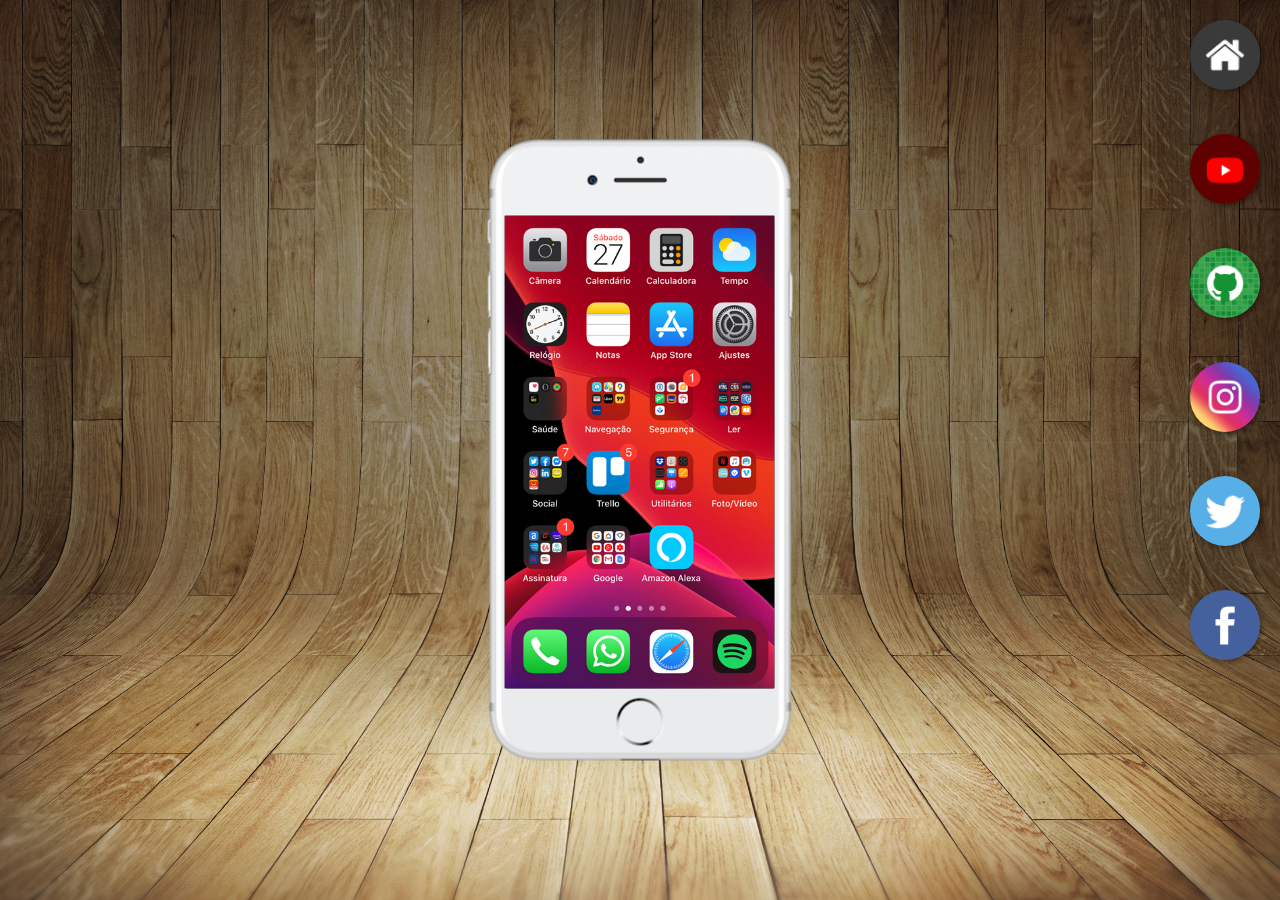
<file: index.html>
<!DOCTYPE html>
<html lang="pt-br">
<head>
    <meta charset="UTF-8">
    <meta name="viewport" content="width=device-width, initial-scale=1.0">
    <title>Redes Sociais</title>
    <link rel="shortcut icon" href="pacote-d013/favicon.ico" type="image/x-icon">
    <link rel="stylesheet" href="estilo/style.css">
    <script src="script/script.js" defer></script>

</head>
<body>

    <main>

        <section id="telefone">
            <iframe src="paginas/home.html" name="tela" id="tela" frameborder="0"></iframe>
        </section>

        <section id="sociais">
            <img src="pacote-d013/imagens/logo-home.jpg" alt="home-page" id="home" onclick="home()"> <br>
            <img src="pacote-d013/imagens/logo-youtube.jpg" id="youtube" alt="logo-youtube" onclick="youtube()"> <br>
            <img src="pacote-d013/imagens/logo-github.jpg" id="github" alt="logo-github" onclick="github()"> <br>
            <img src="pacote-d013/imagens/logo-instagram.jpg" id="insta" alt="logo-instagram" onclick="instagram()"> <br>
            <img src="pacote-d013/imagens/logo-twitter.jpg" id="twitter" alt="logo-twitter" onclick="twitter()"> <br>
            <img src="pacote-d013/imagens/logo-facebook.jpg" id="facebook" alt="logo-facebook" onclick="facebook()">
        </section>

    </main>

</body>
</html>
</file>
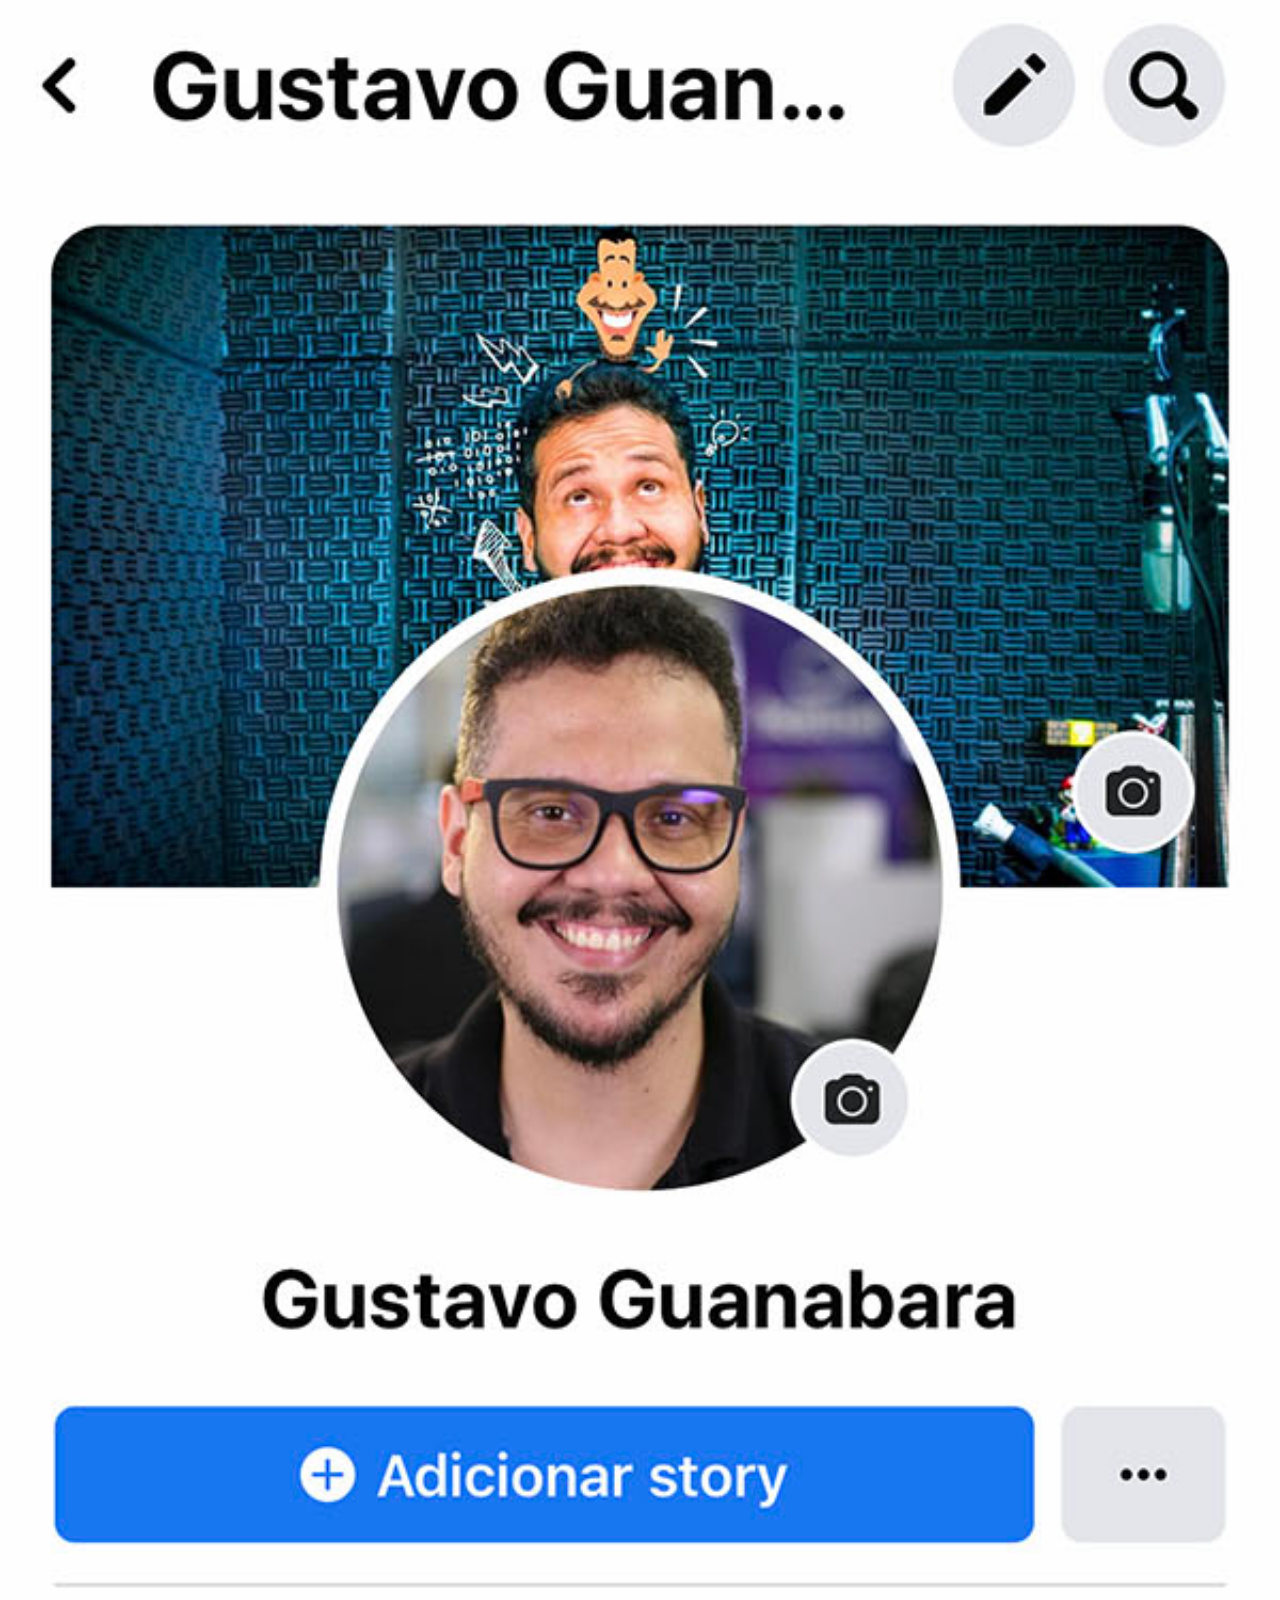
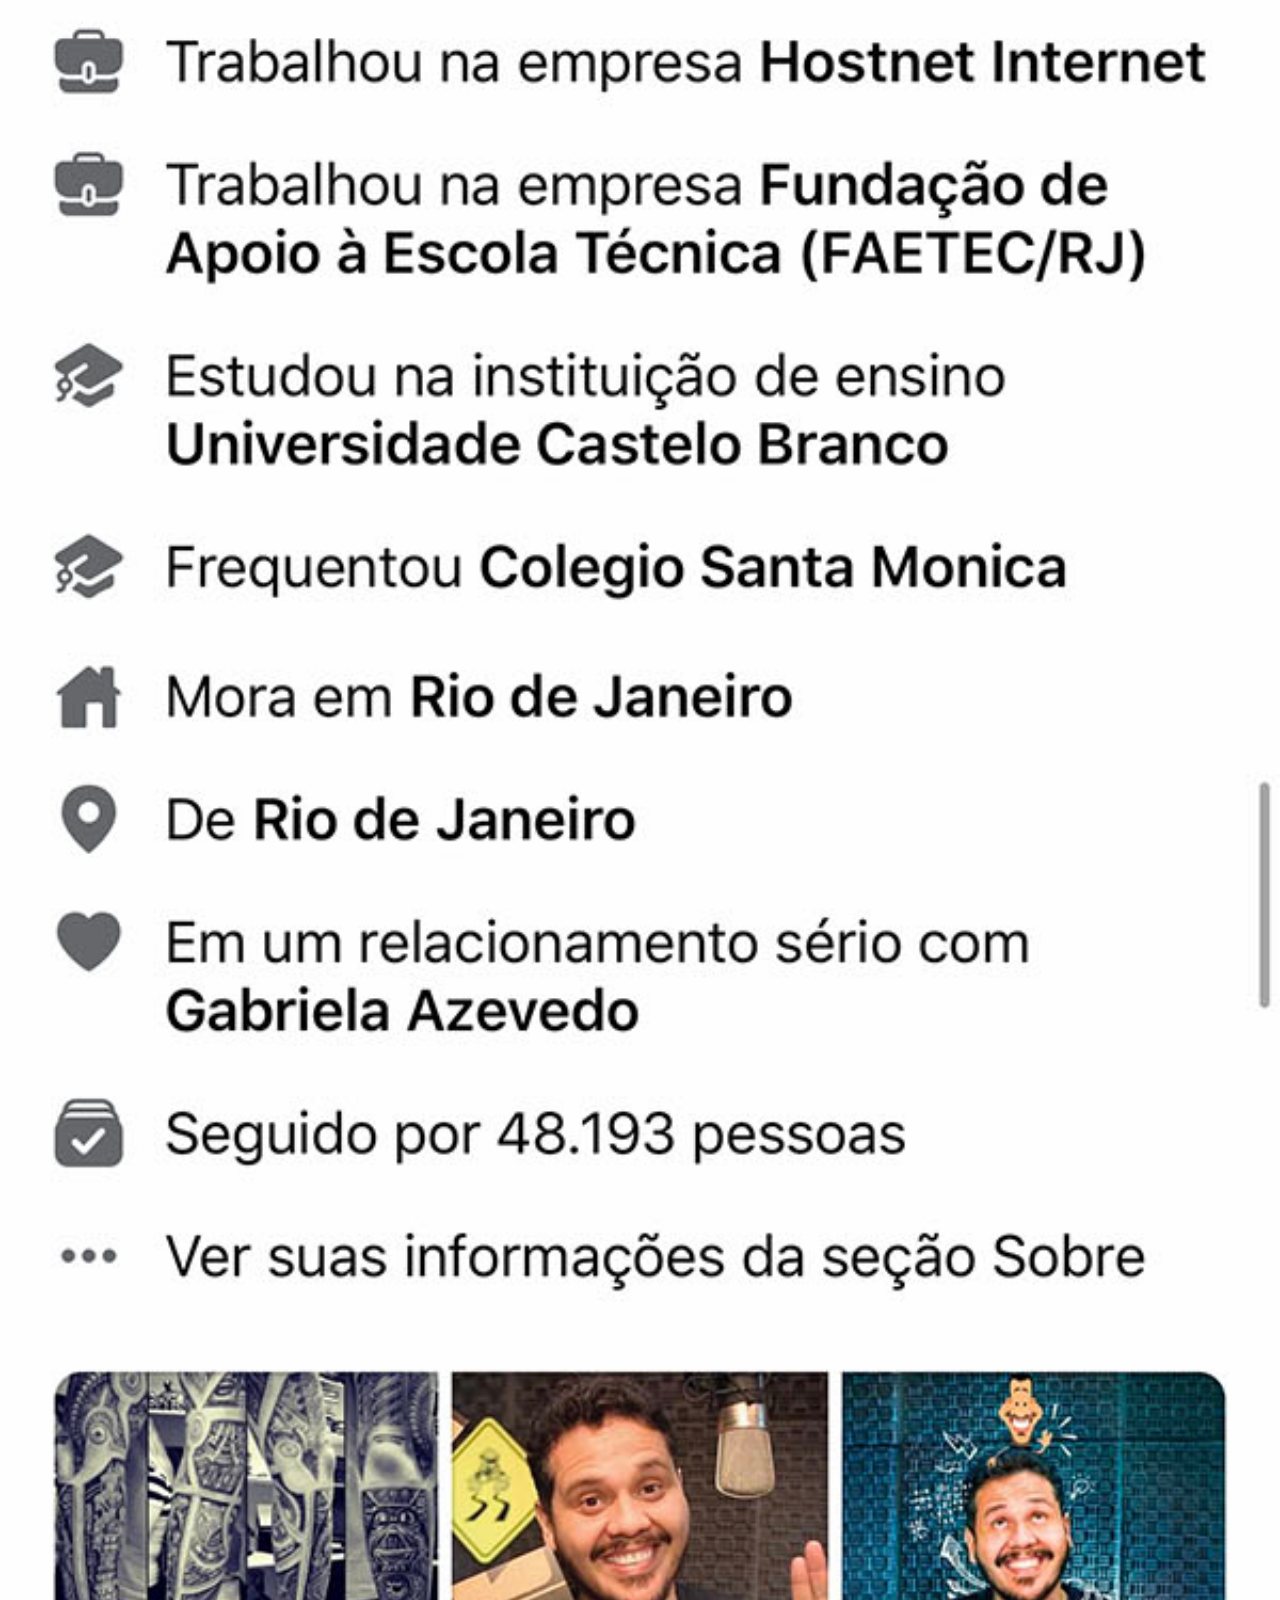
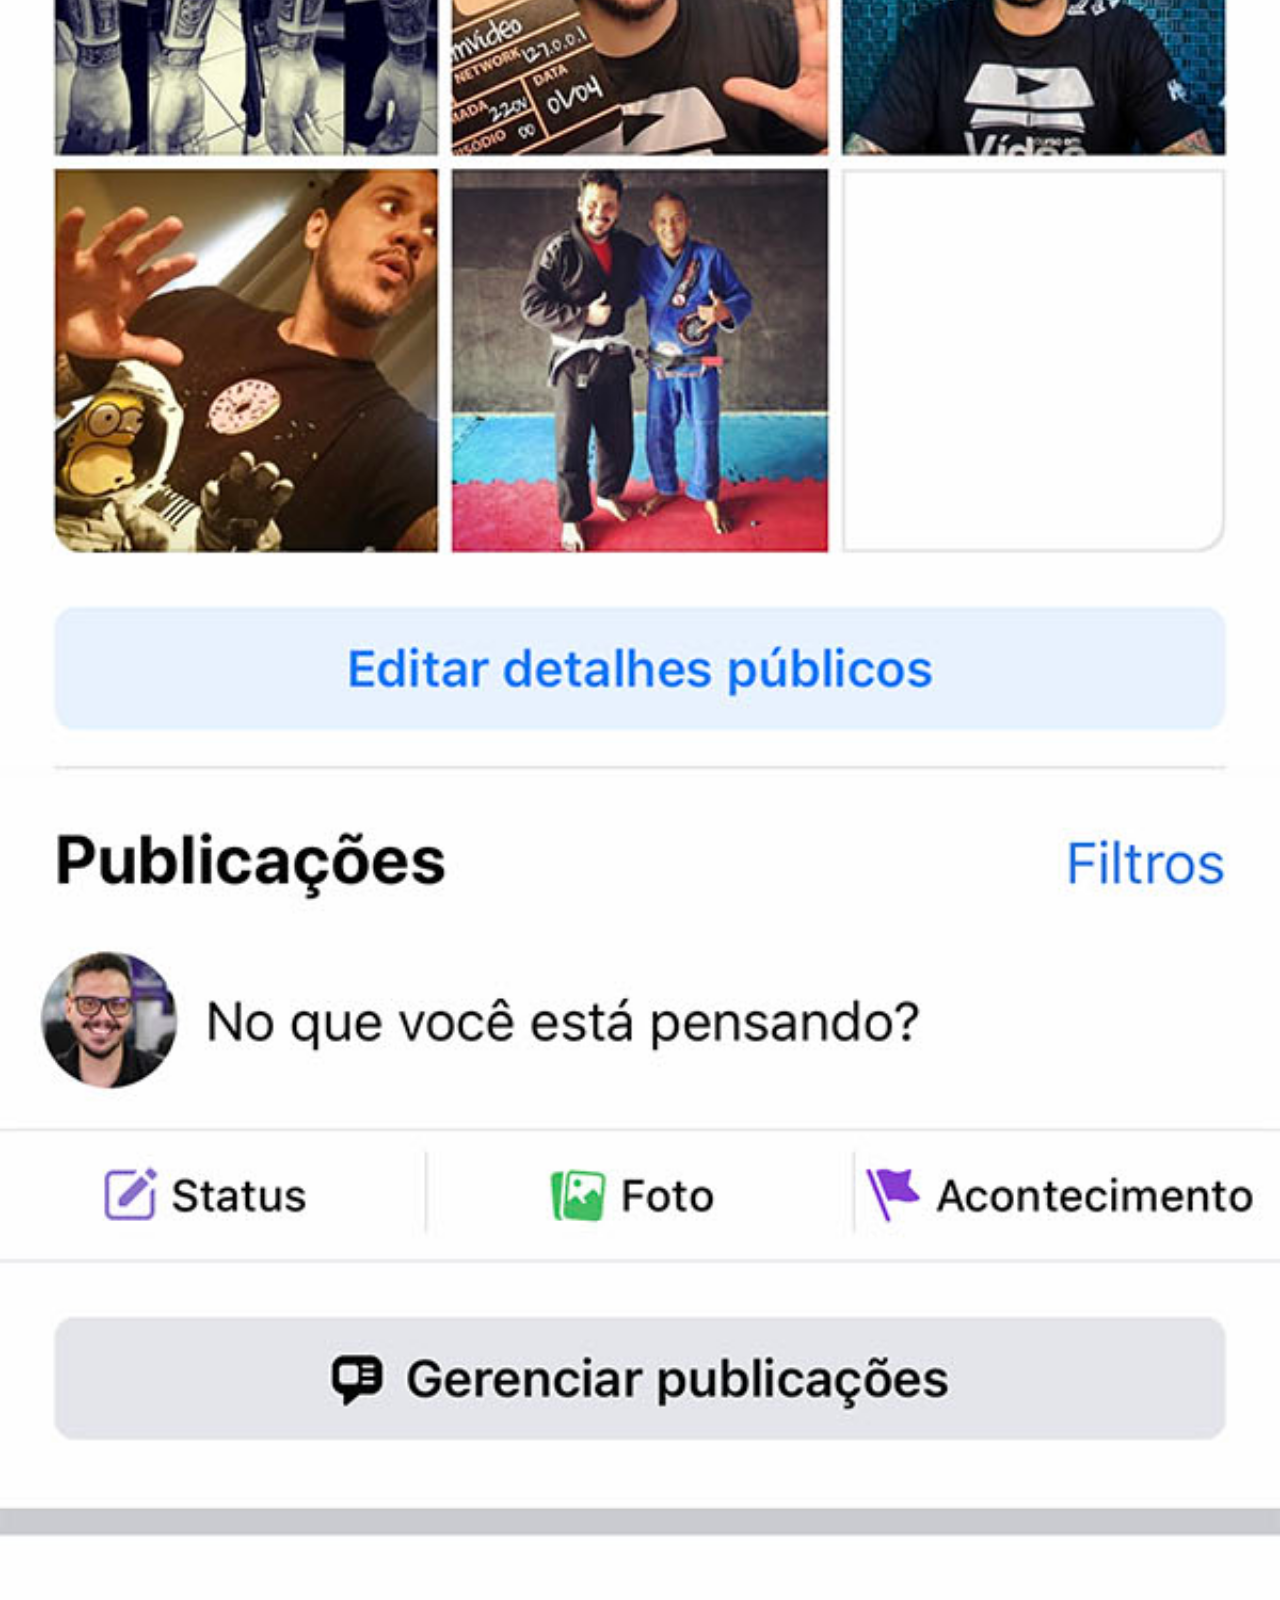
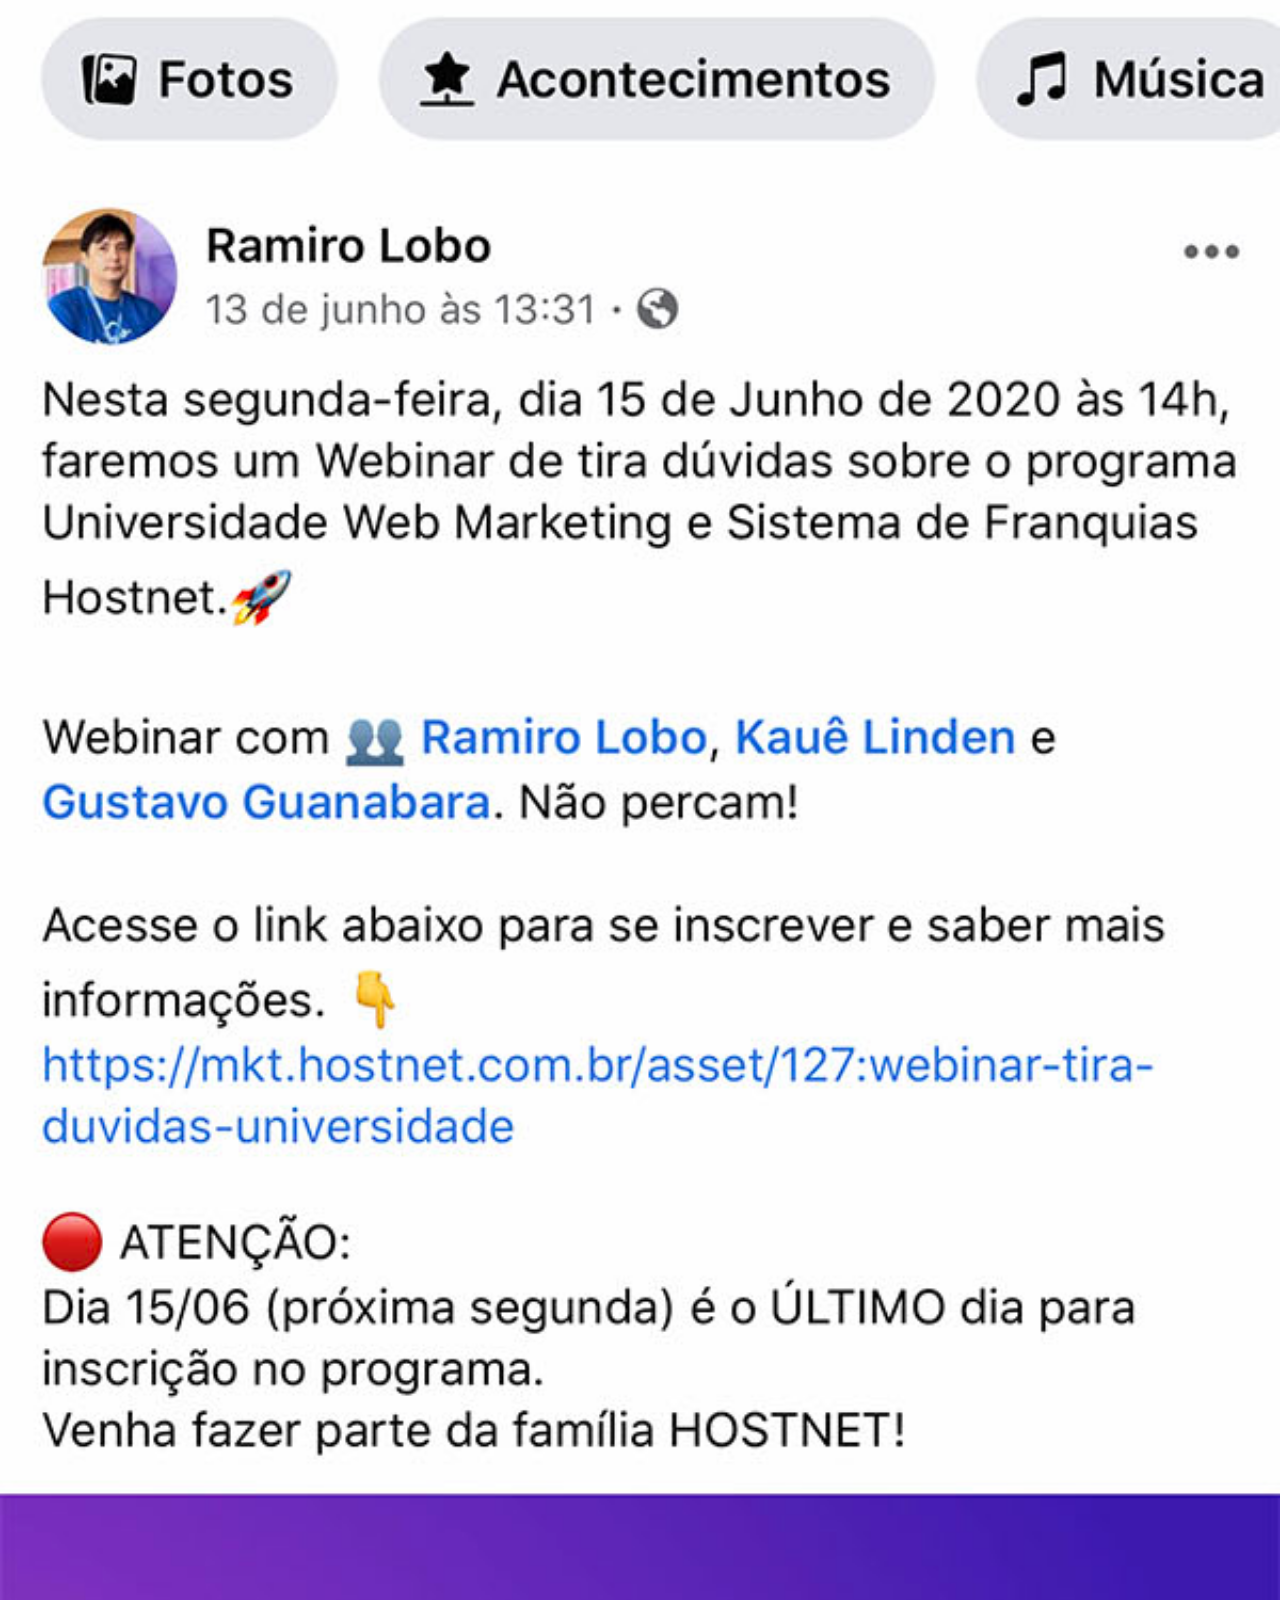
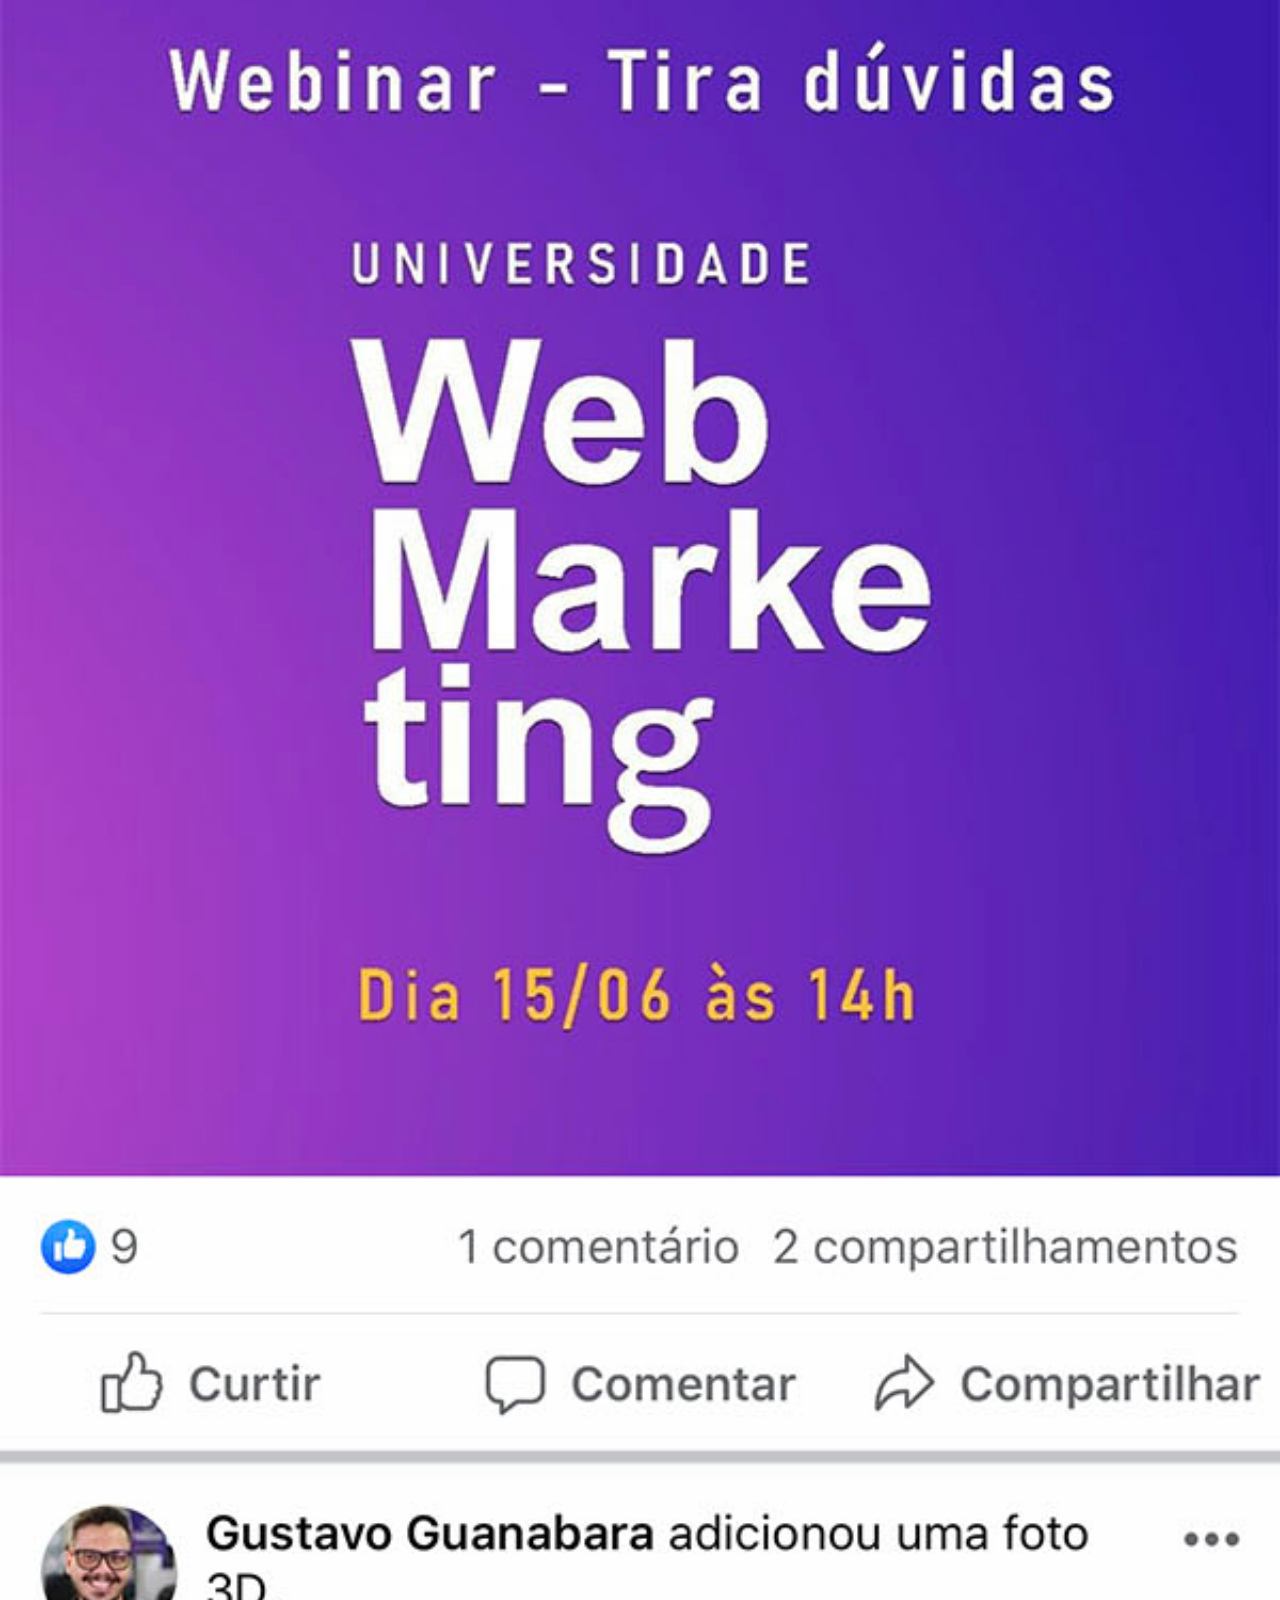
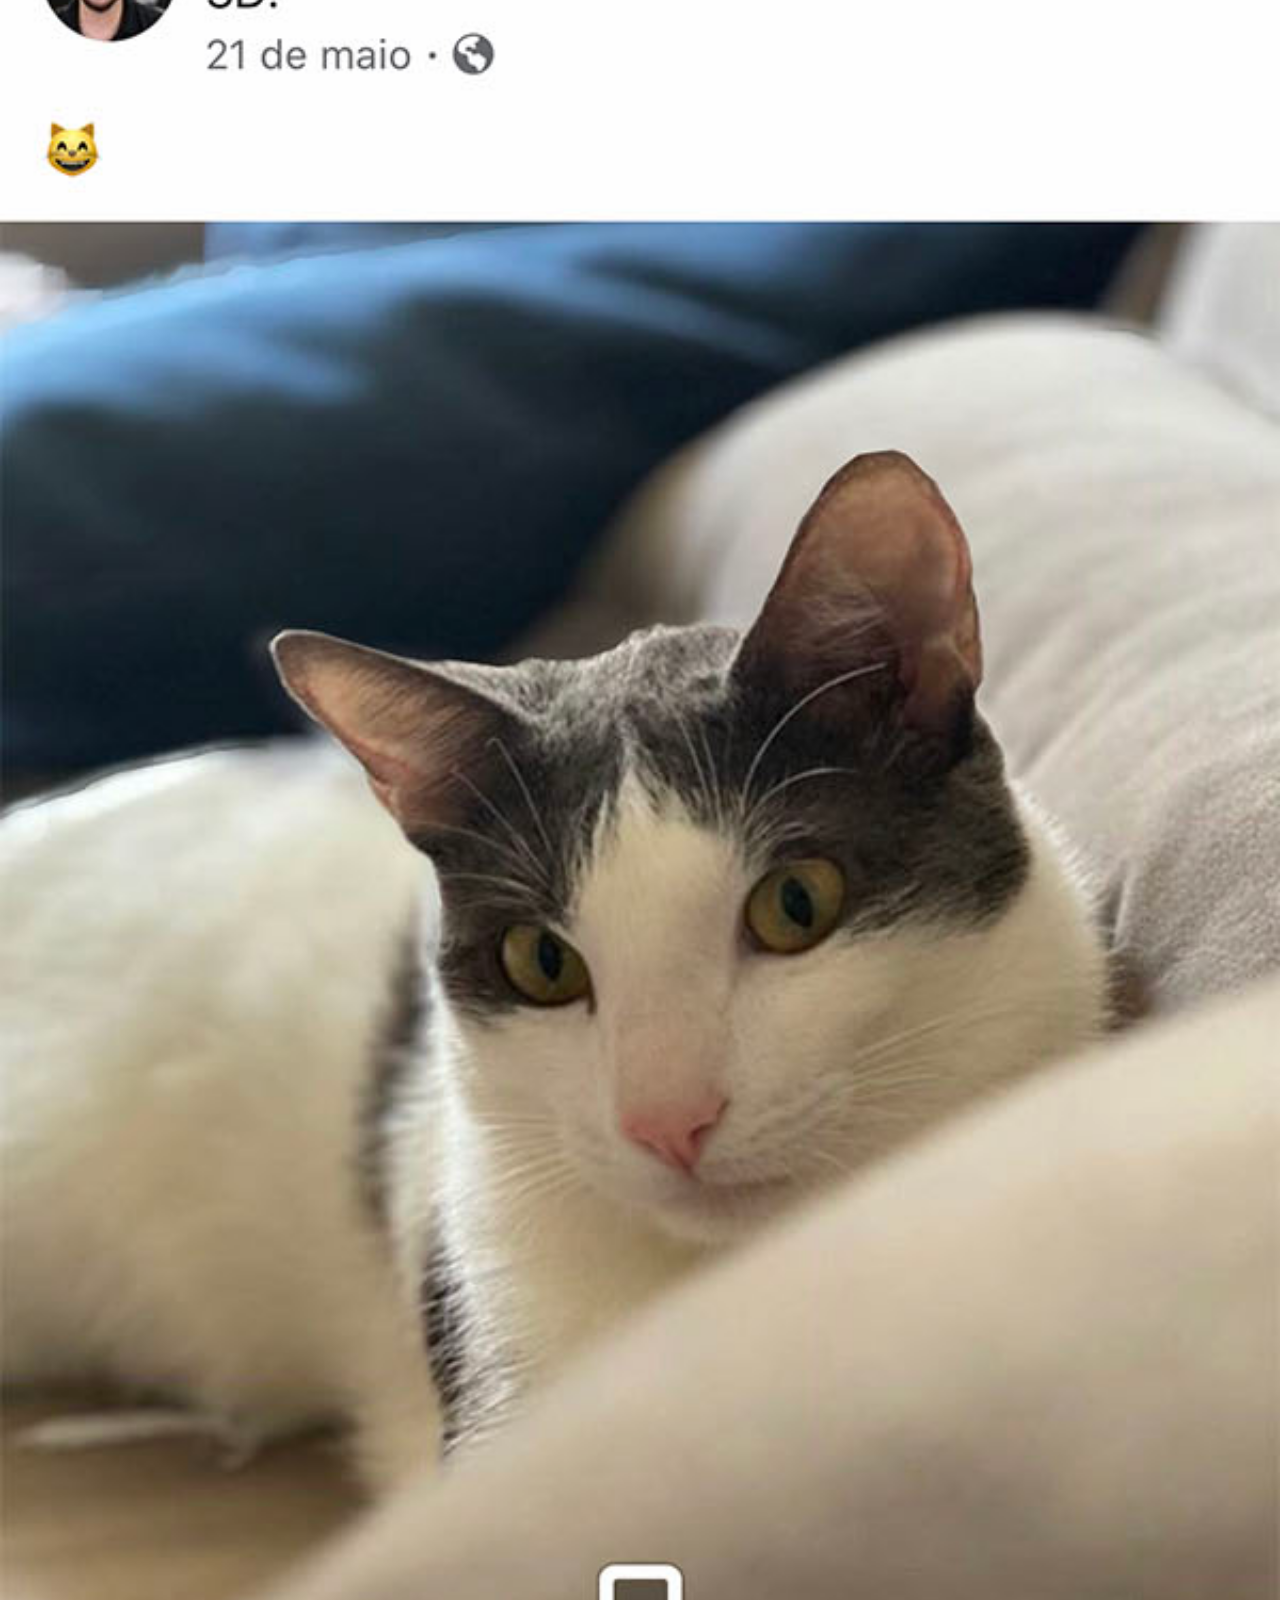
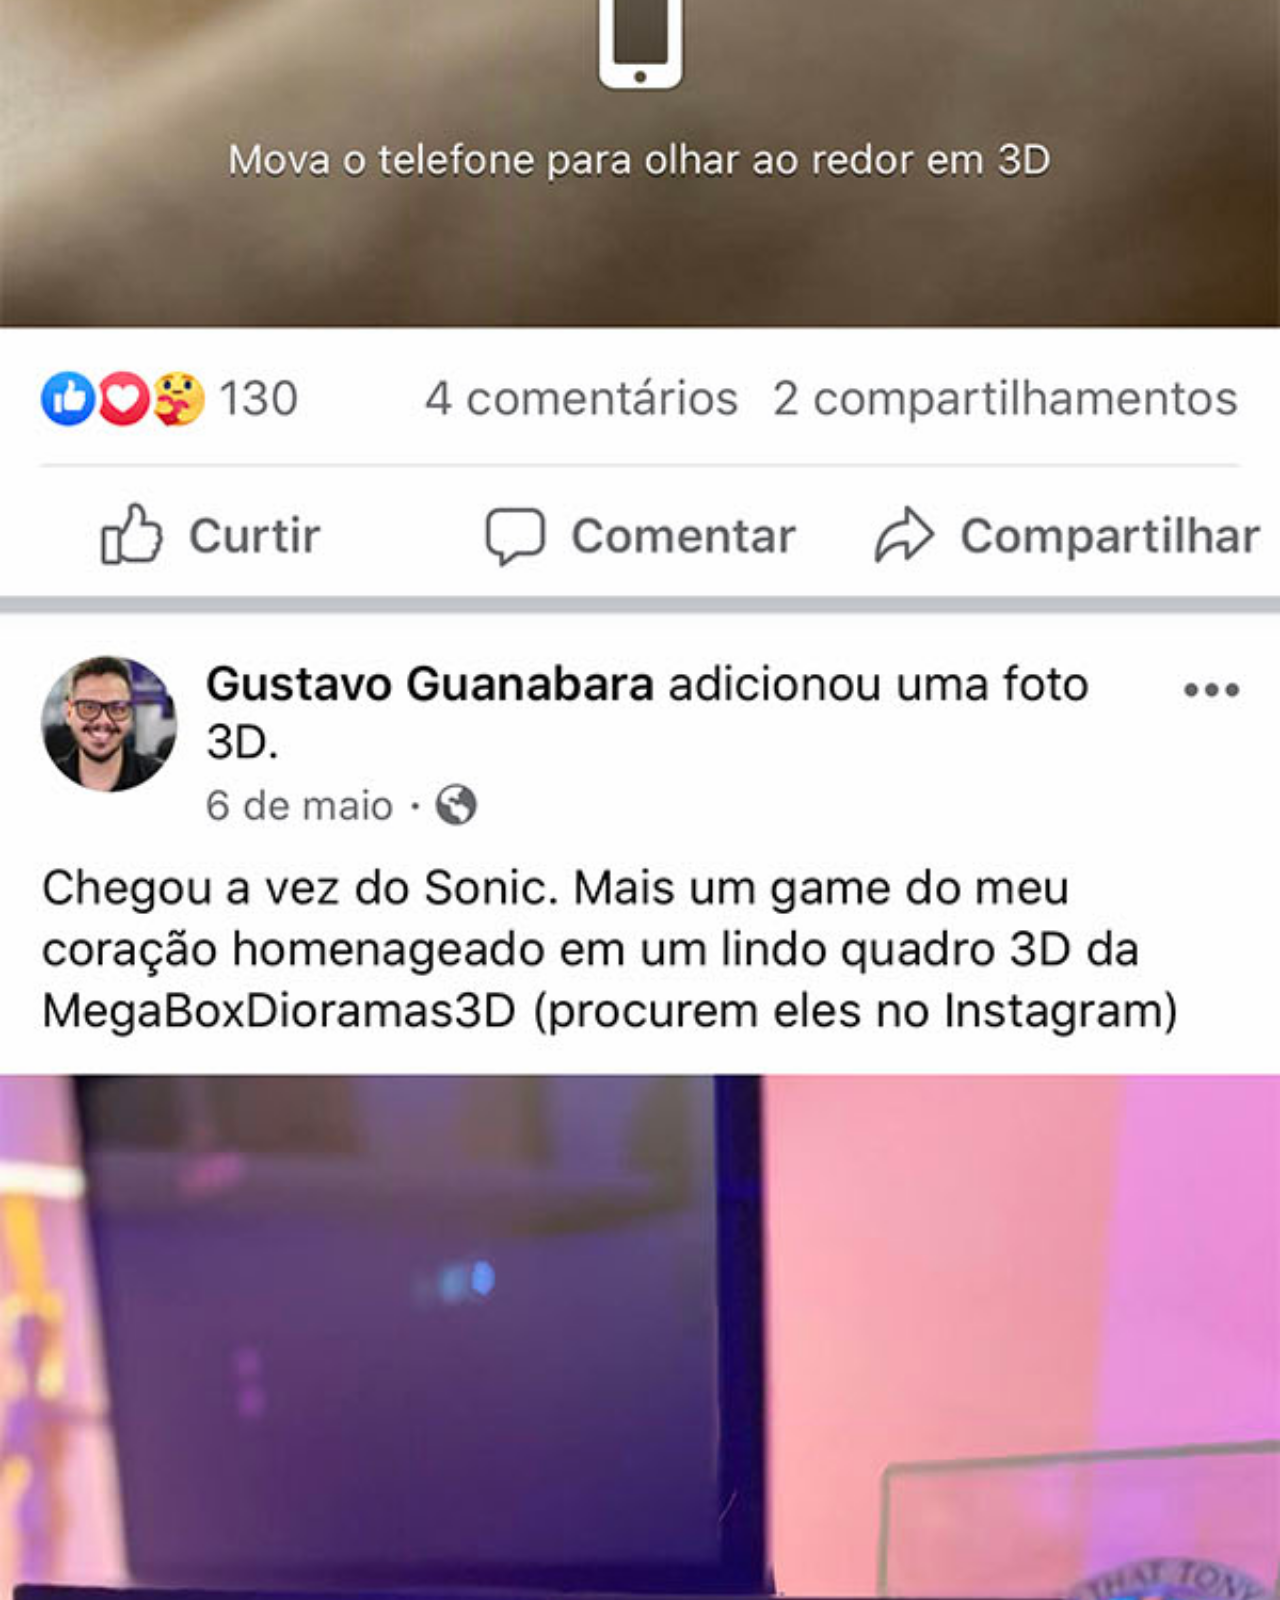
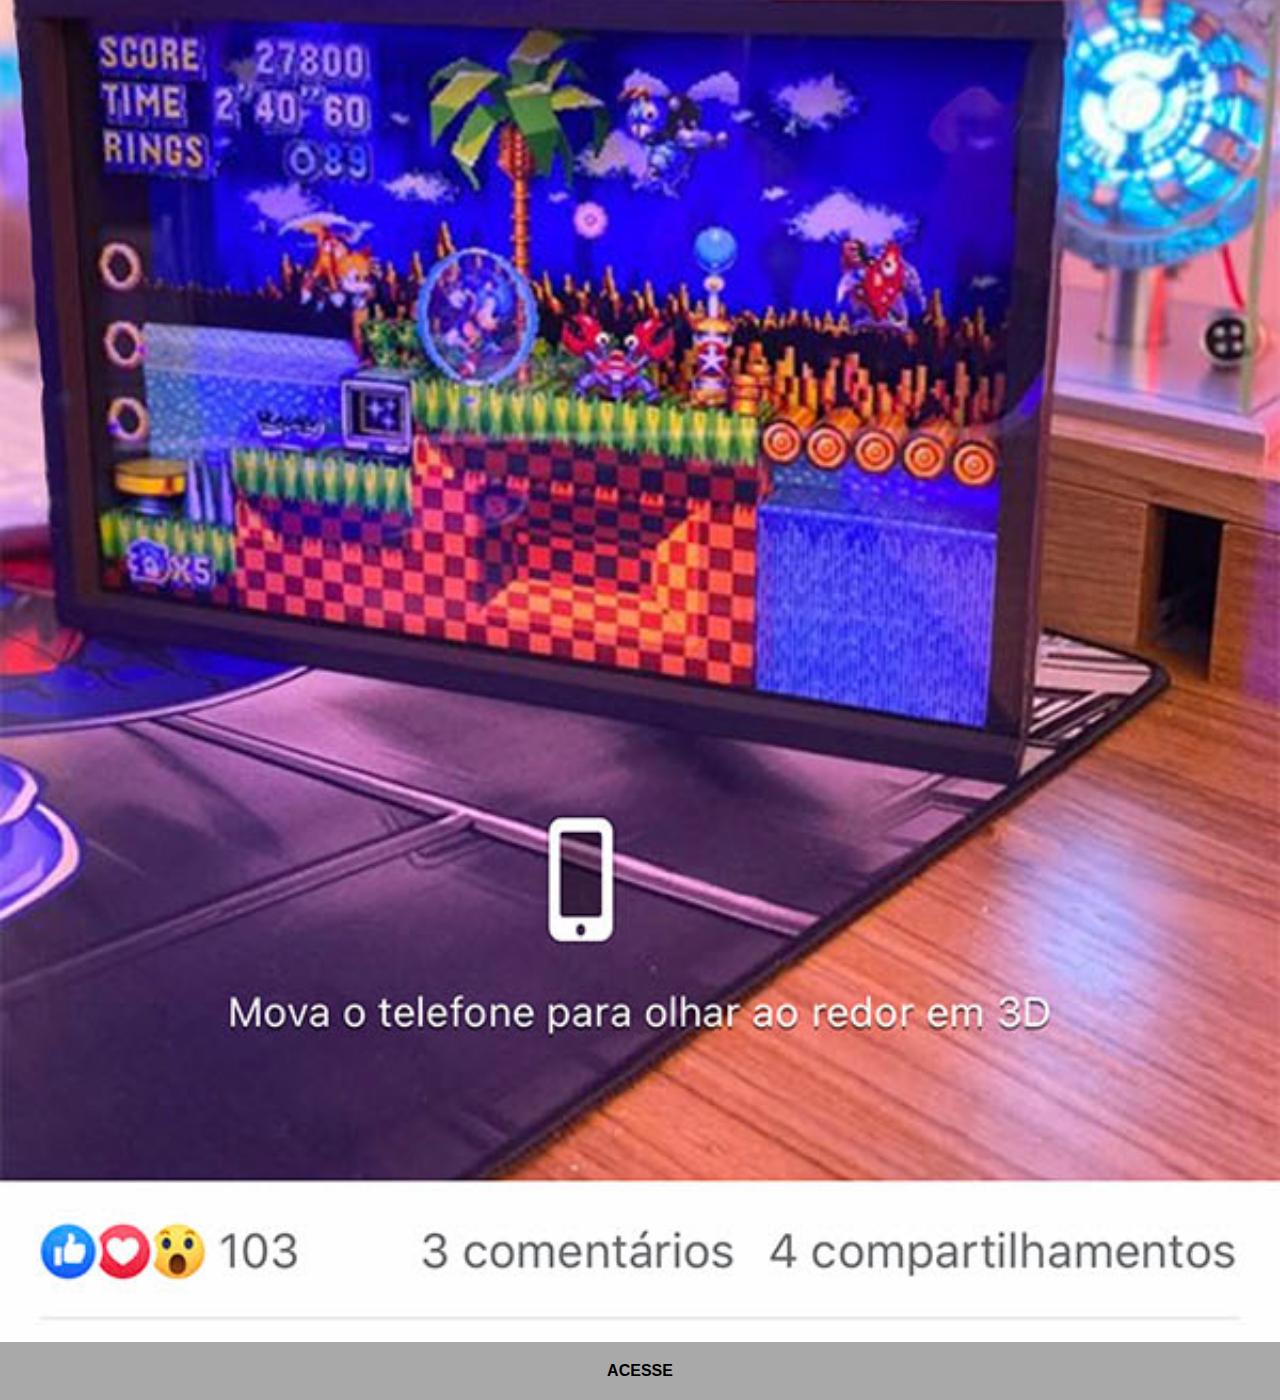
<file: paginas/facebook.html>
<!DOCTYPE html>
<html lang="pt-br">
<head>
    <meta charset="UTF-8">
    <meta name="viewport" content="width=device-width, initial-scale=1.0">
    <title>Facebook</title>
    <link rel="stylesheet" href="../estilo/social.css">
</head>

<body>
    <img src="../pacote-d013/imagens/tela-facebook.jpg" alt="tela-facebook">
    <a href="https://www.facebook.com/gustavoguanabara/?locale=pt_BR" target="_blank">ACESSE</a>    
</body>
</html>
</file>
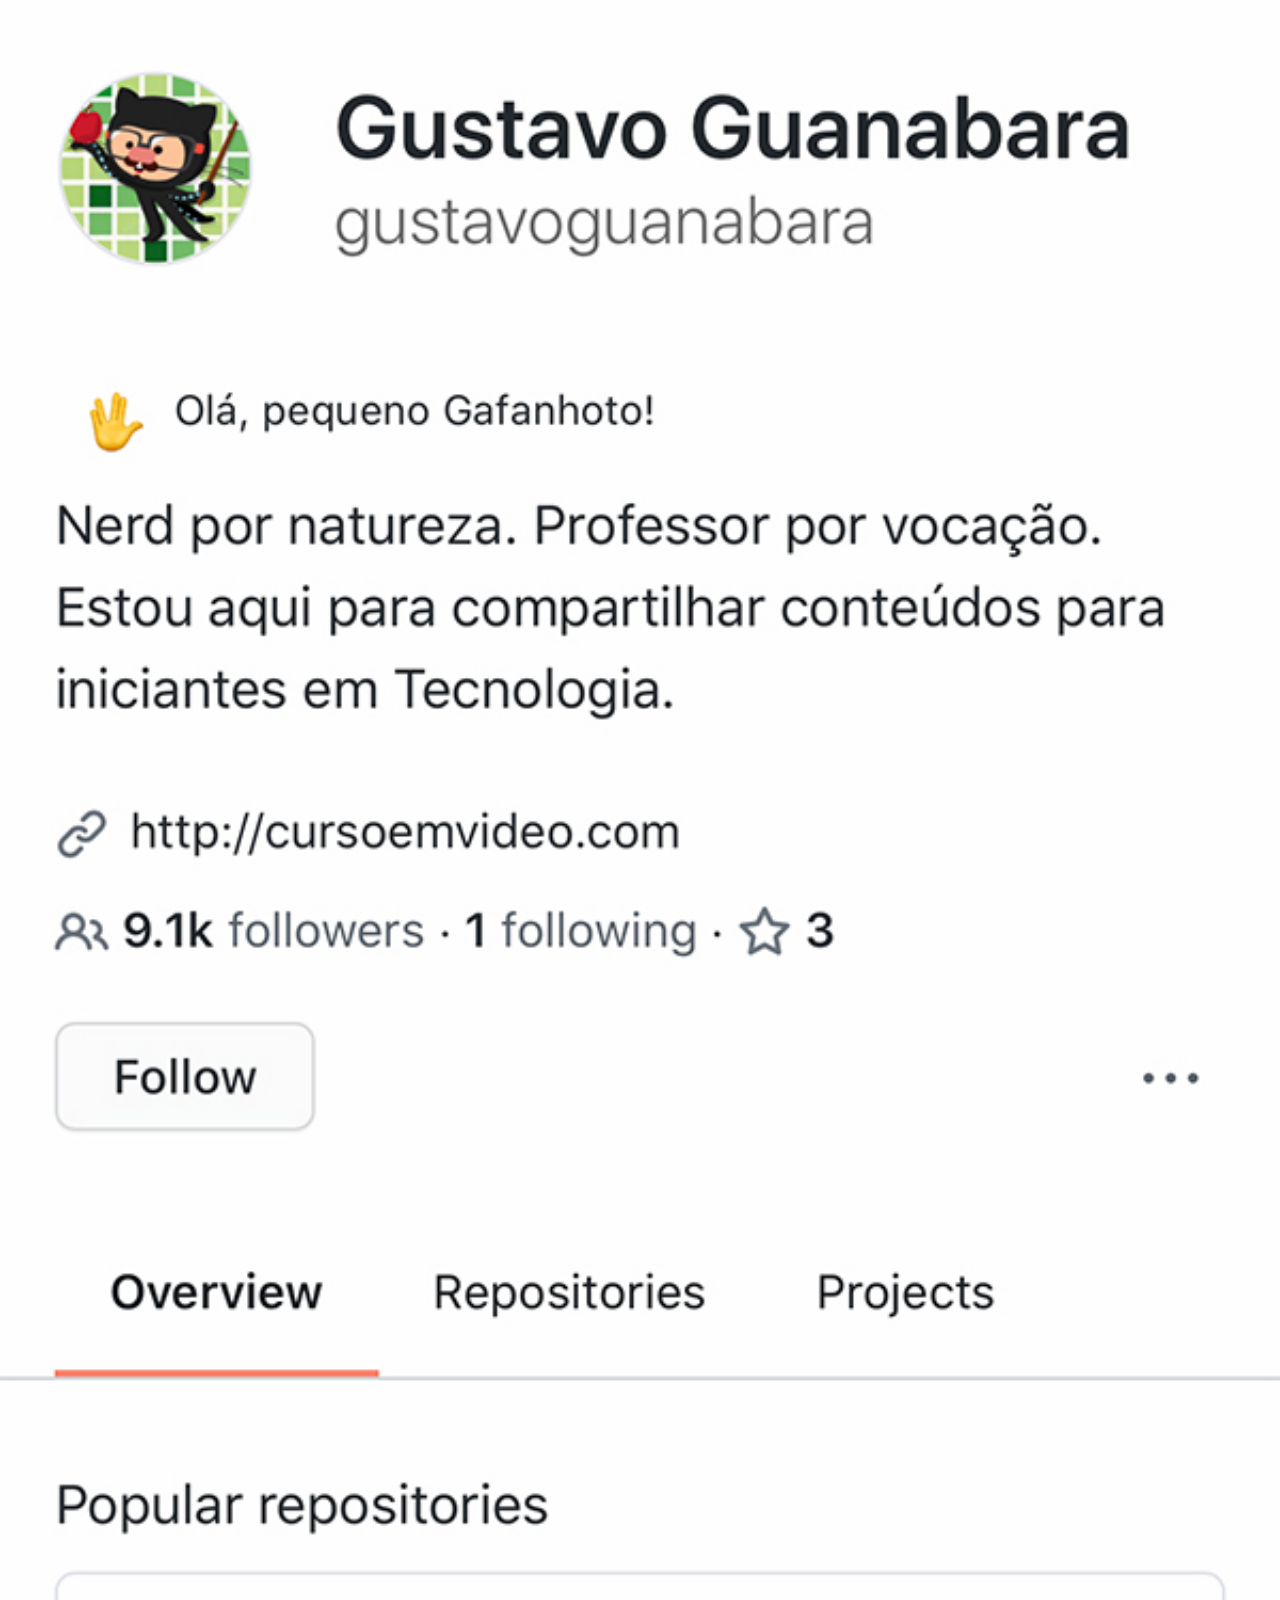
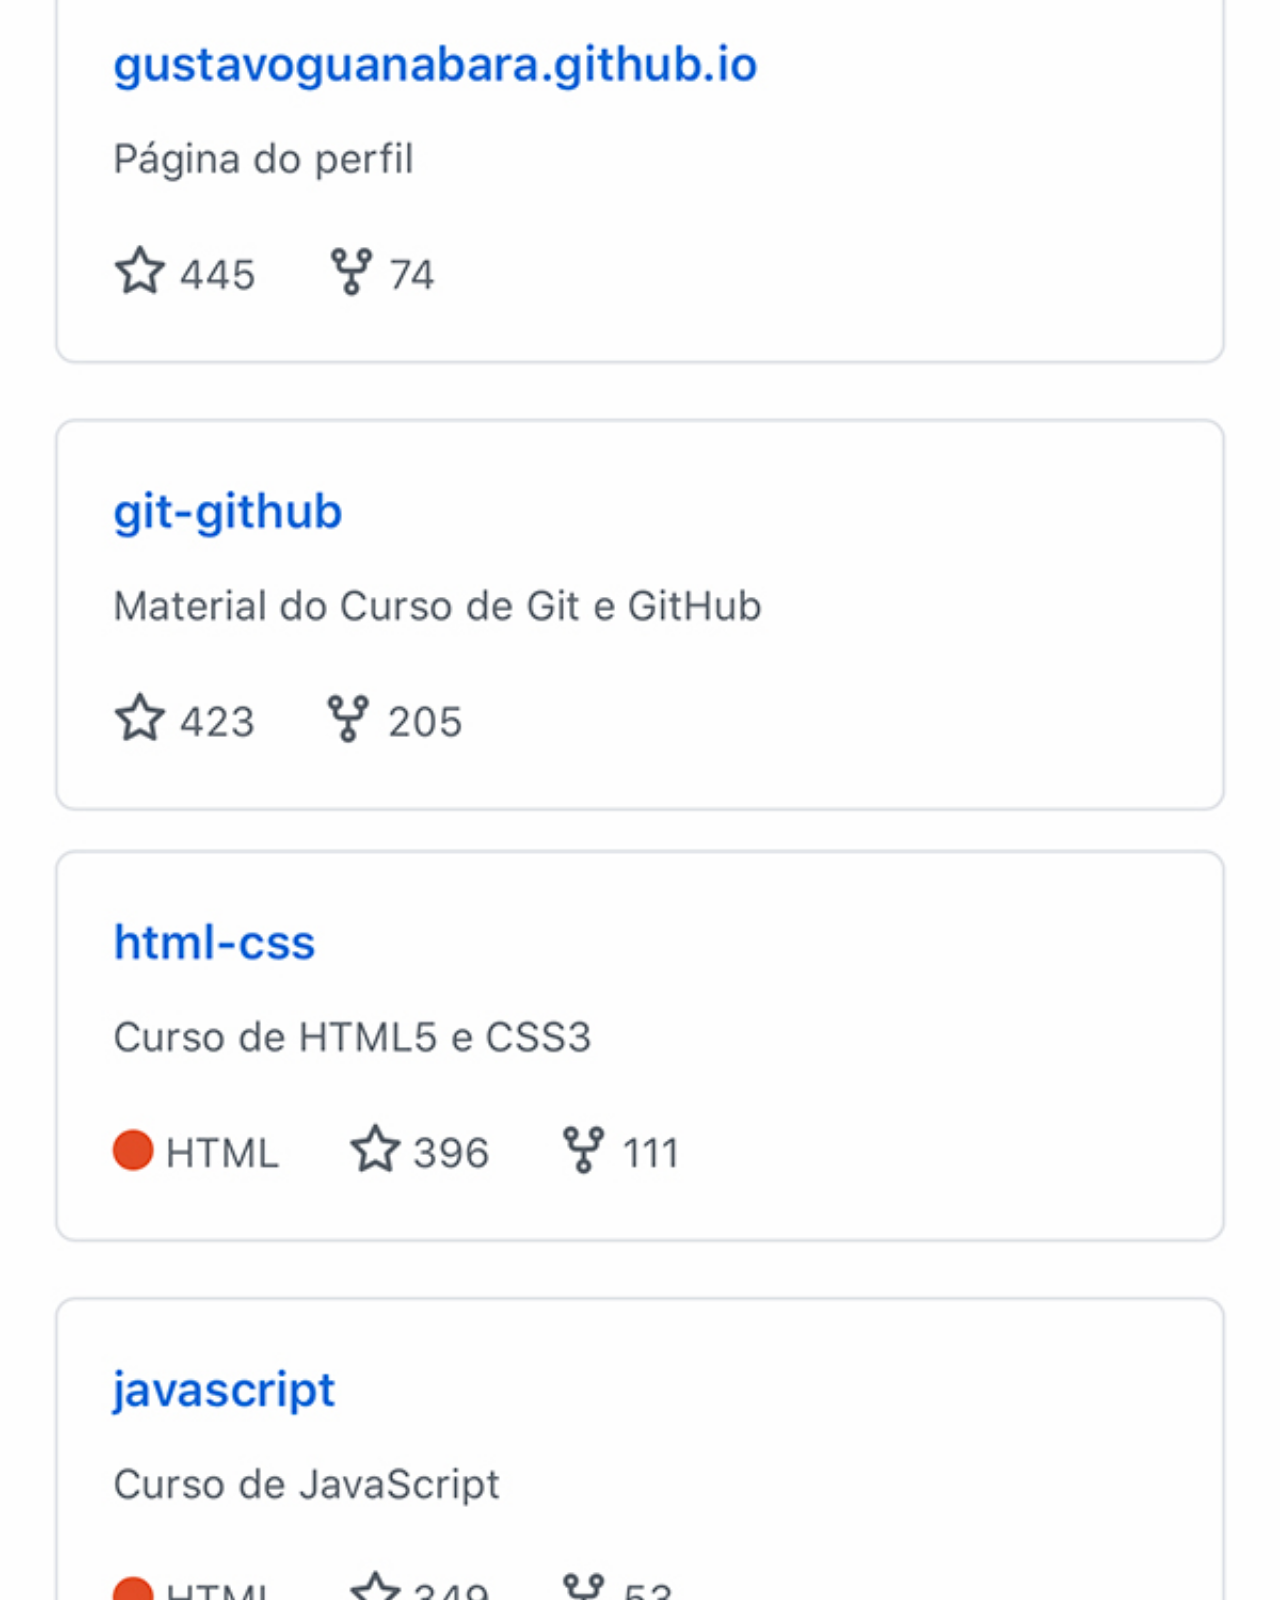
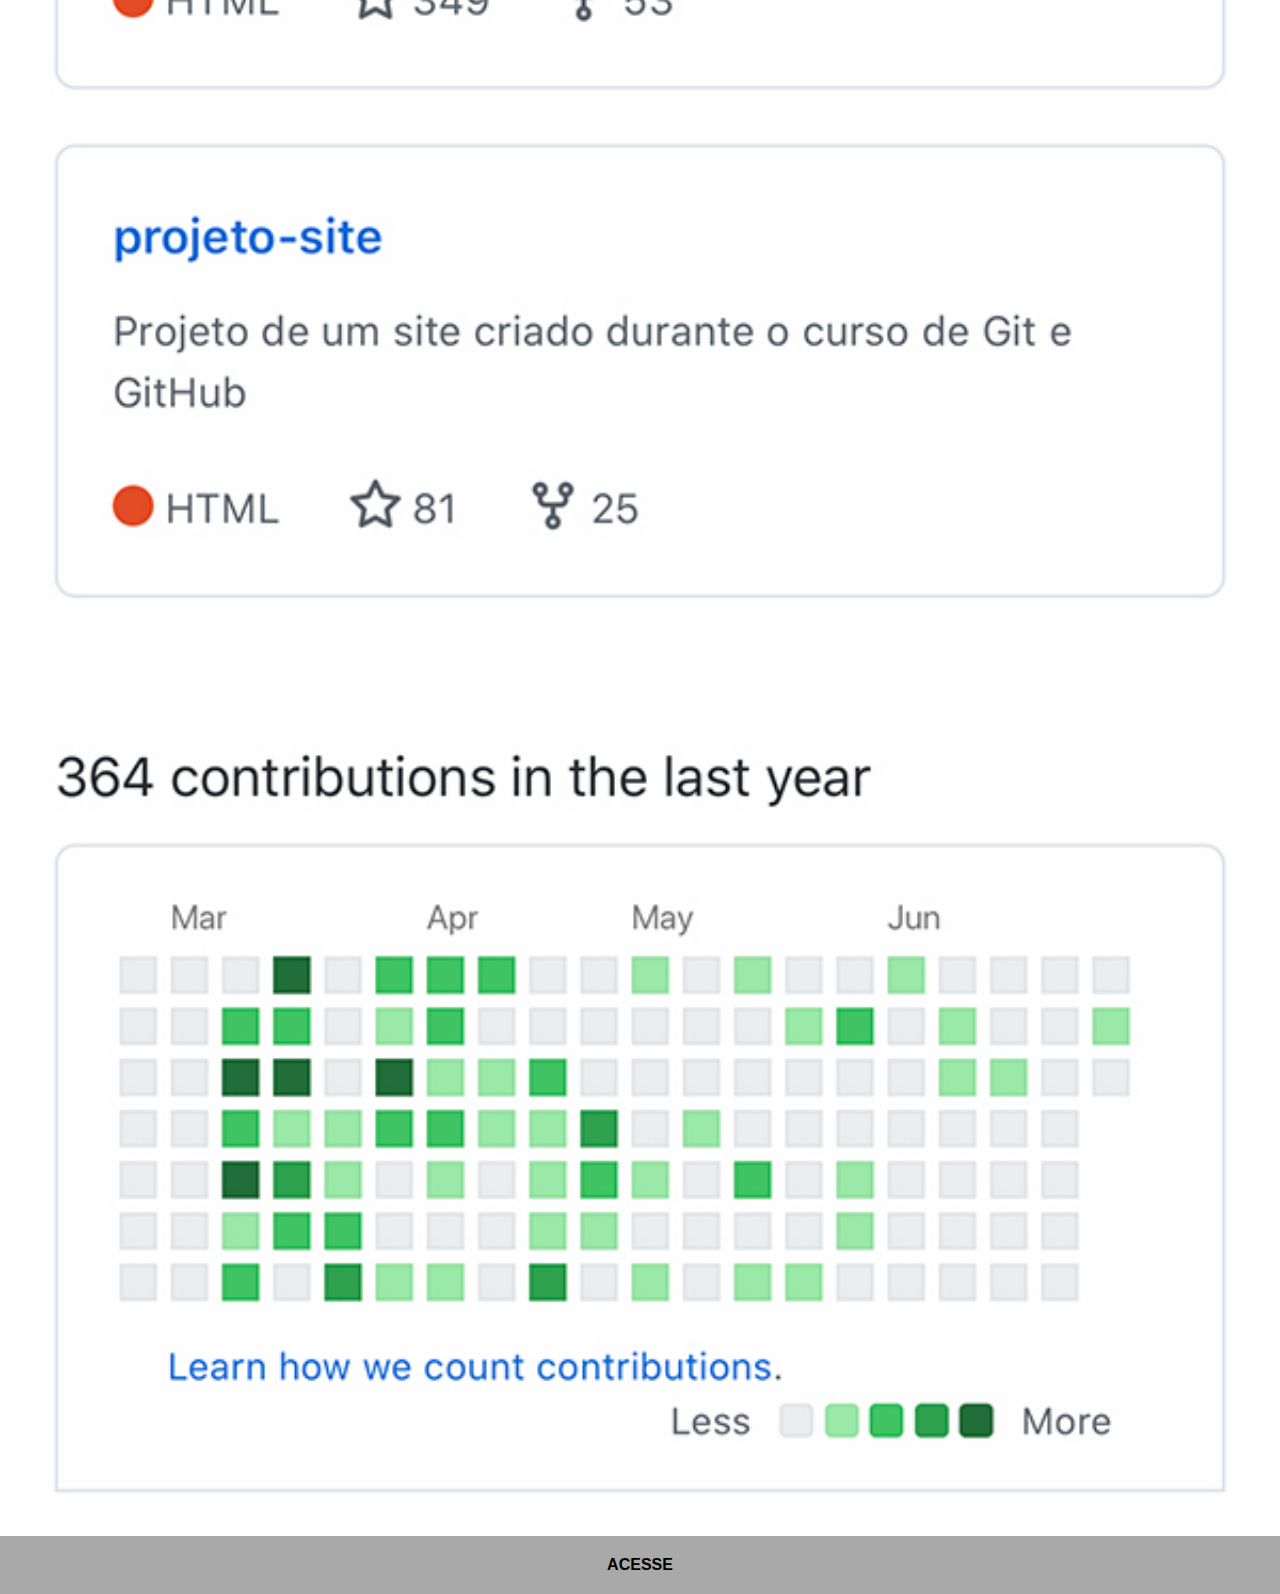
<file: paginas/github.html>
<!DOCTYPE html>
<html lang="pt-br">
<head>
    <meta charset="UTF-8">
    <meta name="viewport" content="width=device-width, initial-scale=1.0">
    <title>Github</title>
</head>

<style>
    *{
        margin: 0px;
        padding: 0px;
        font-family: Arial, Helvetica, sans-serif;
    }
    
    ::-webkit-scrollbar{
        width: 0px;
        height: 0px;
    }    

    img{
        width: 100vw;
    }

    a{
        display: block;
        background-color: darkgray;
        color: black;
        text-align: center;
        font-weight: bolder;
        padding: 20px;
        text-decoration: none;
    }
    a:hover{
        background: darkred;
        color: white;
        transition: background 1s, color 1s;
    }
   
</style>

<body>
    <img src="../pacote-d013/imagens/tela-github.jpg" alt="tela-github">
    <a href="https://github.com/gustavoguanabara" target="blank">ACESSE</a>    
</body>
</html>
</file>
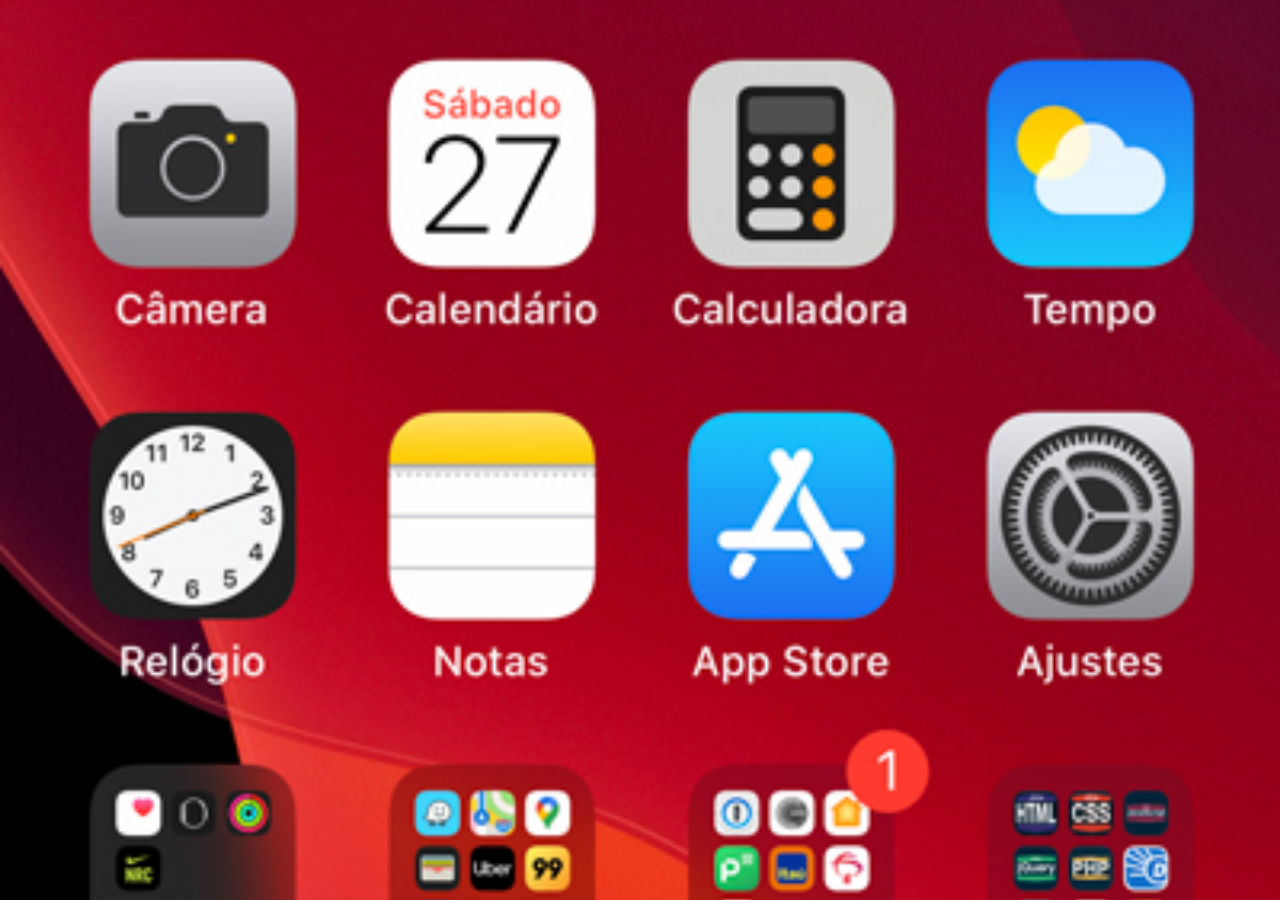
<file: paginas/home.html>
<!DOCTYPE html>
<html lang="pt-br">
<head>
    <meta charset="UTF-8">
    <meta name="viewport" content="width=device-width, initial-scale=1.0">
    <title>Home</title>
</head>

<style>
    *{
        margin: 0px;
        padding: 0px;
    }
    body{
        width: 100vw;
        height: 100vh;
        background: black url(../pacote-d013/imagens/tela-home.jpg) no-repeat top center;
        background-size: cover;
        background-attachment: fixed;
    }
</style>

<body>
    
</body>
</html>
</file>
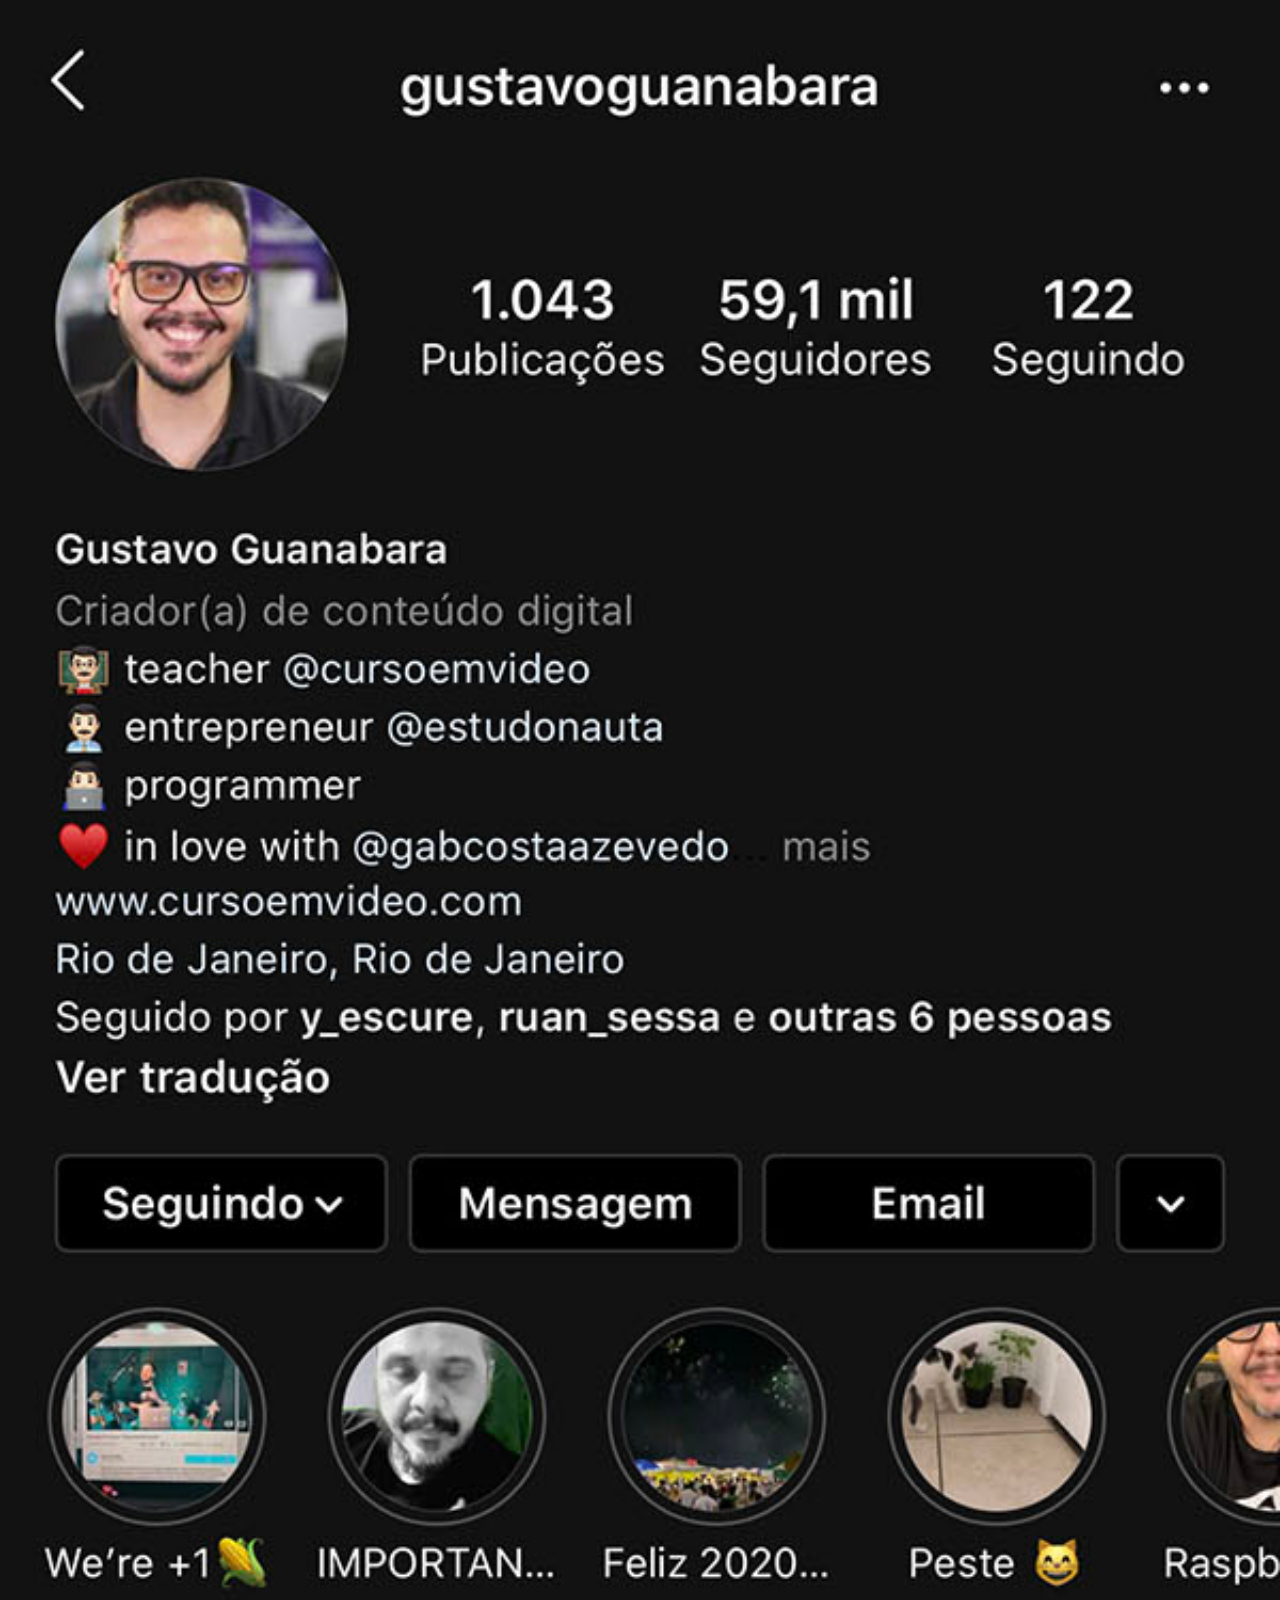
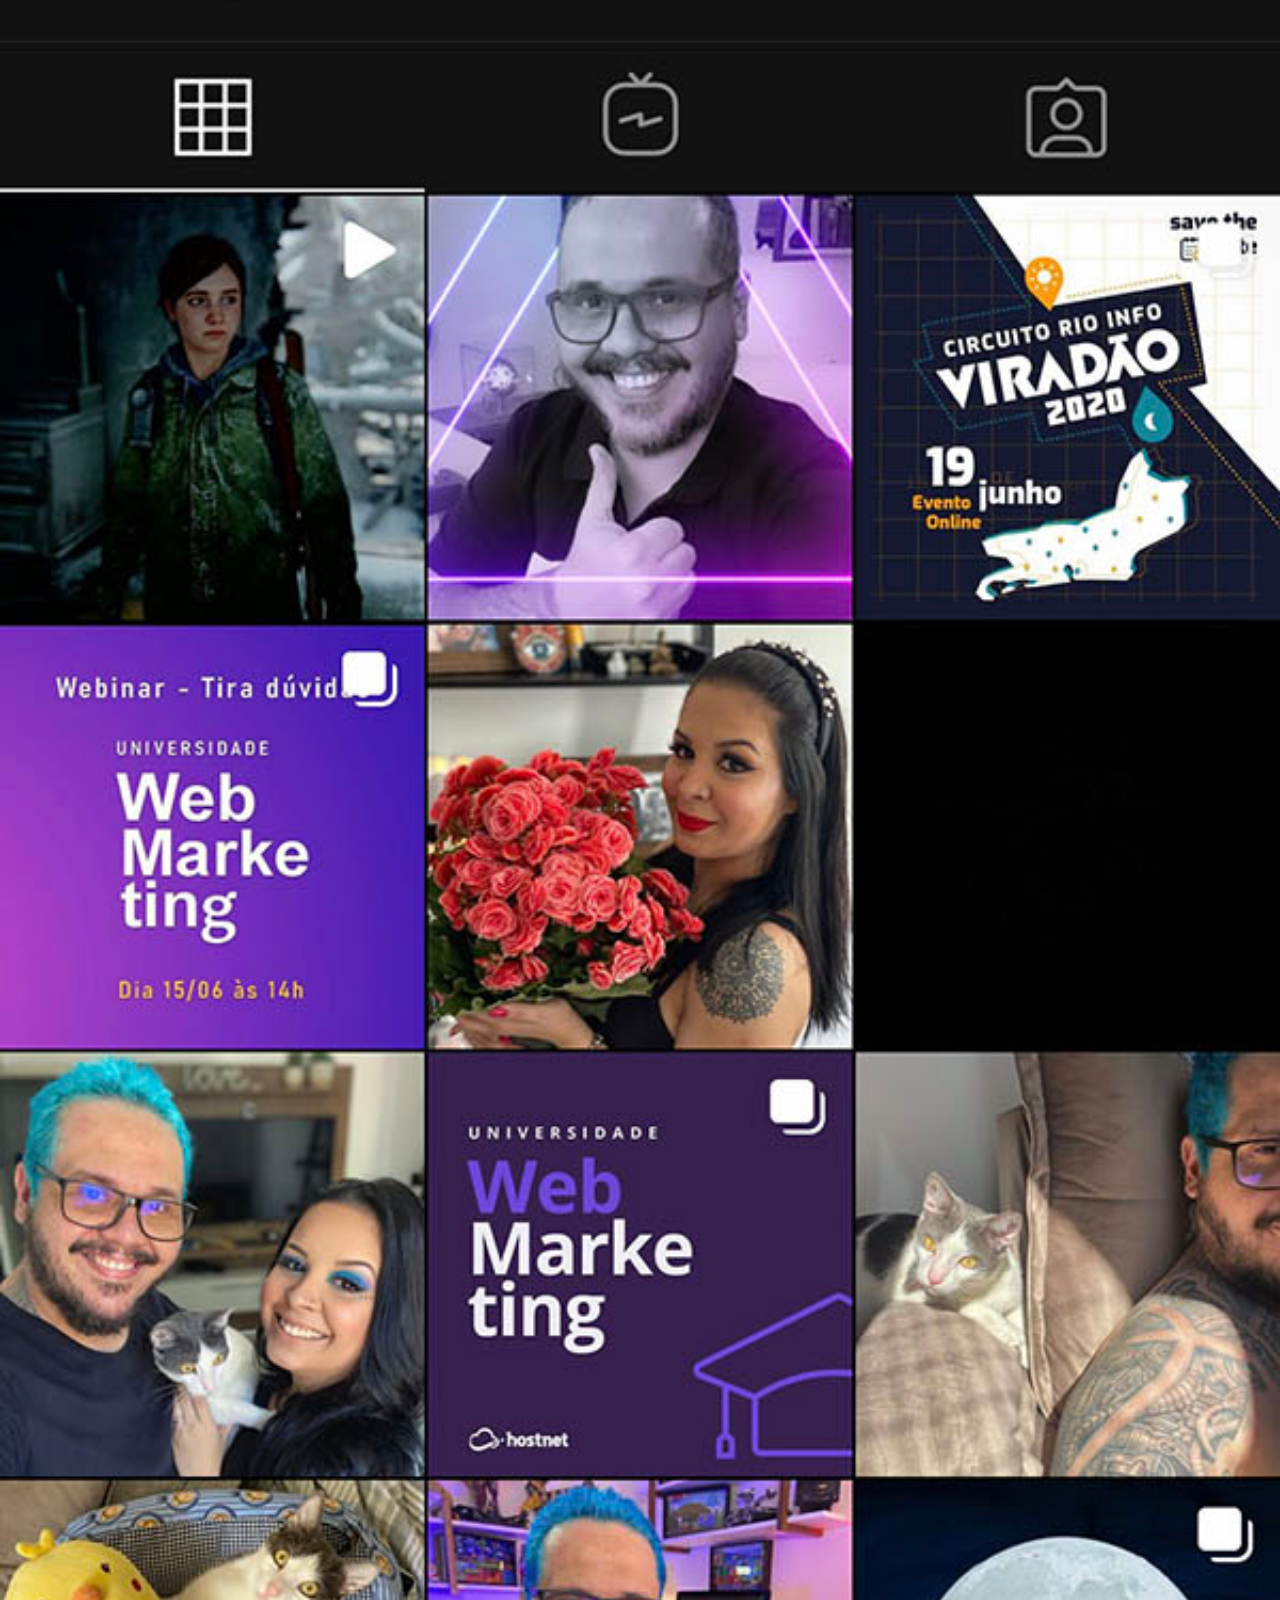
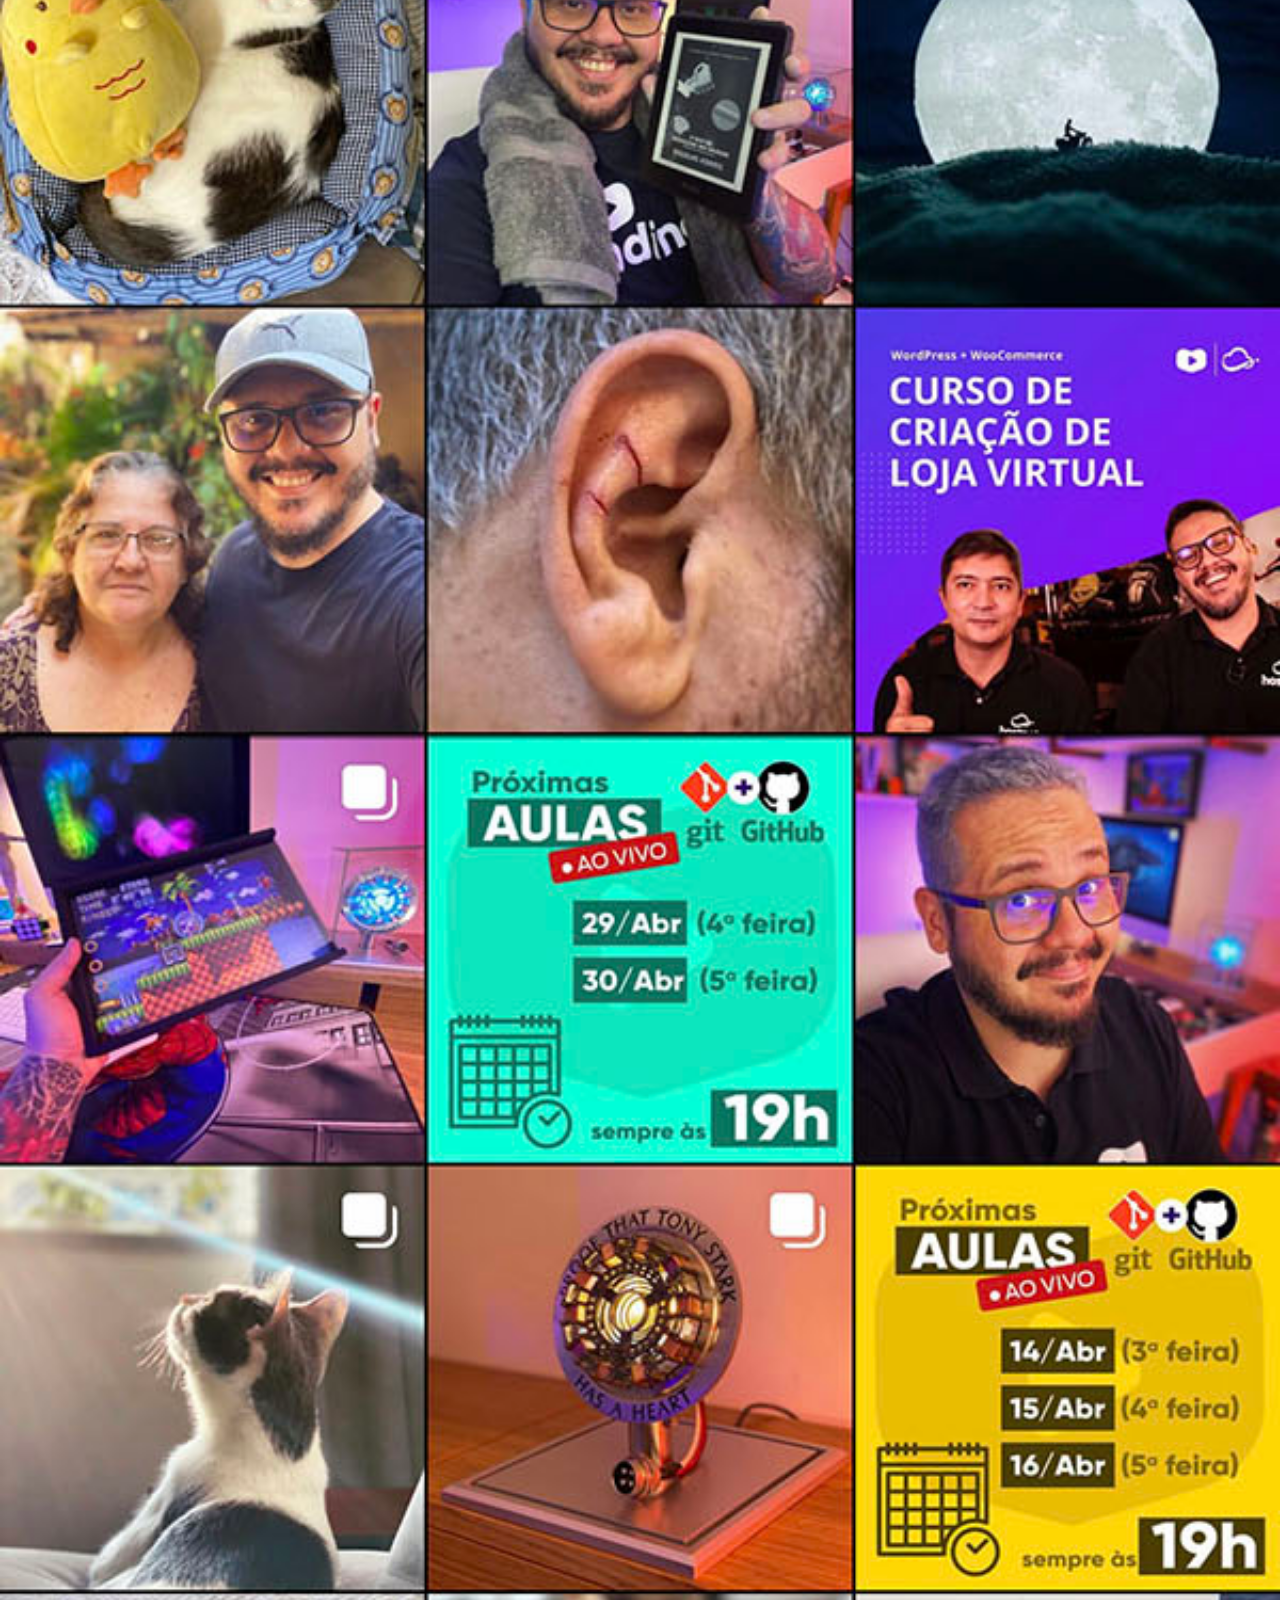
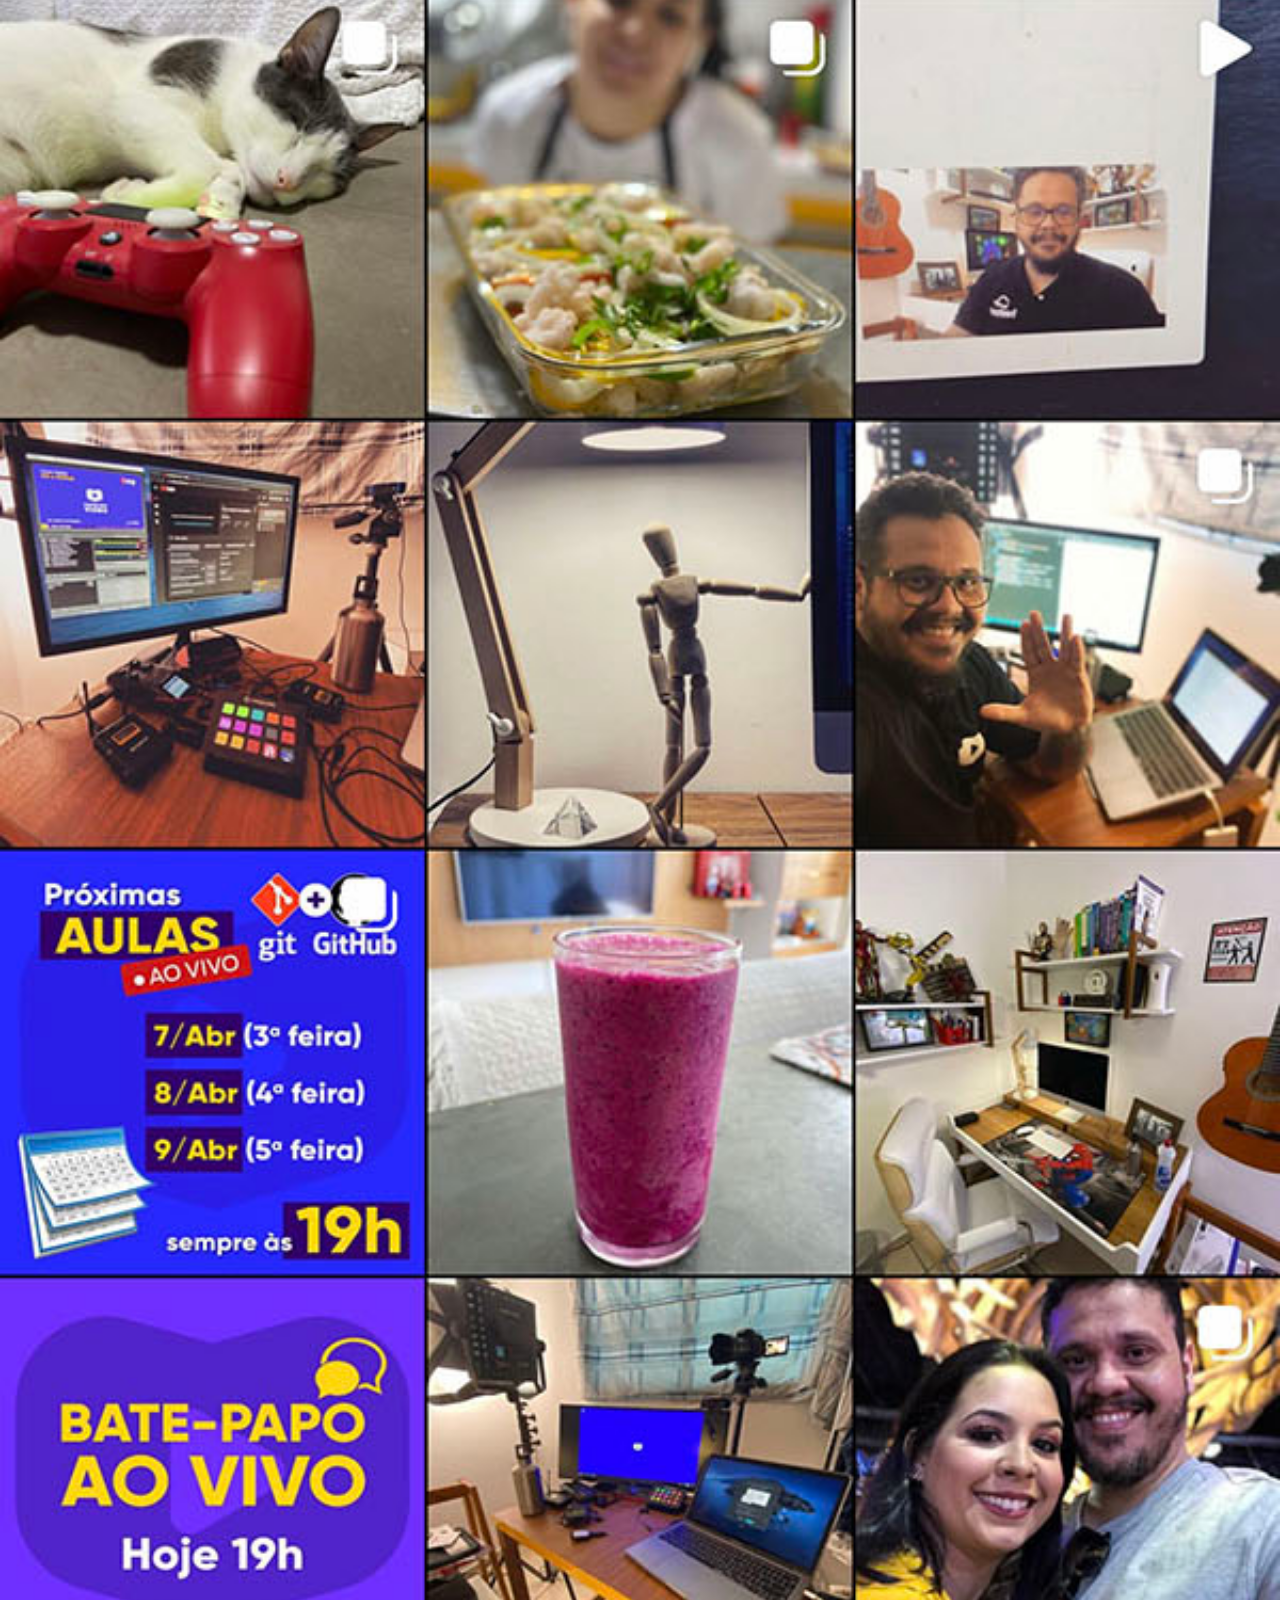
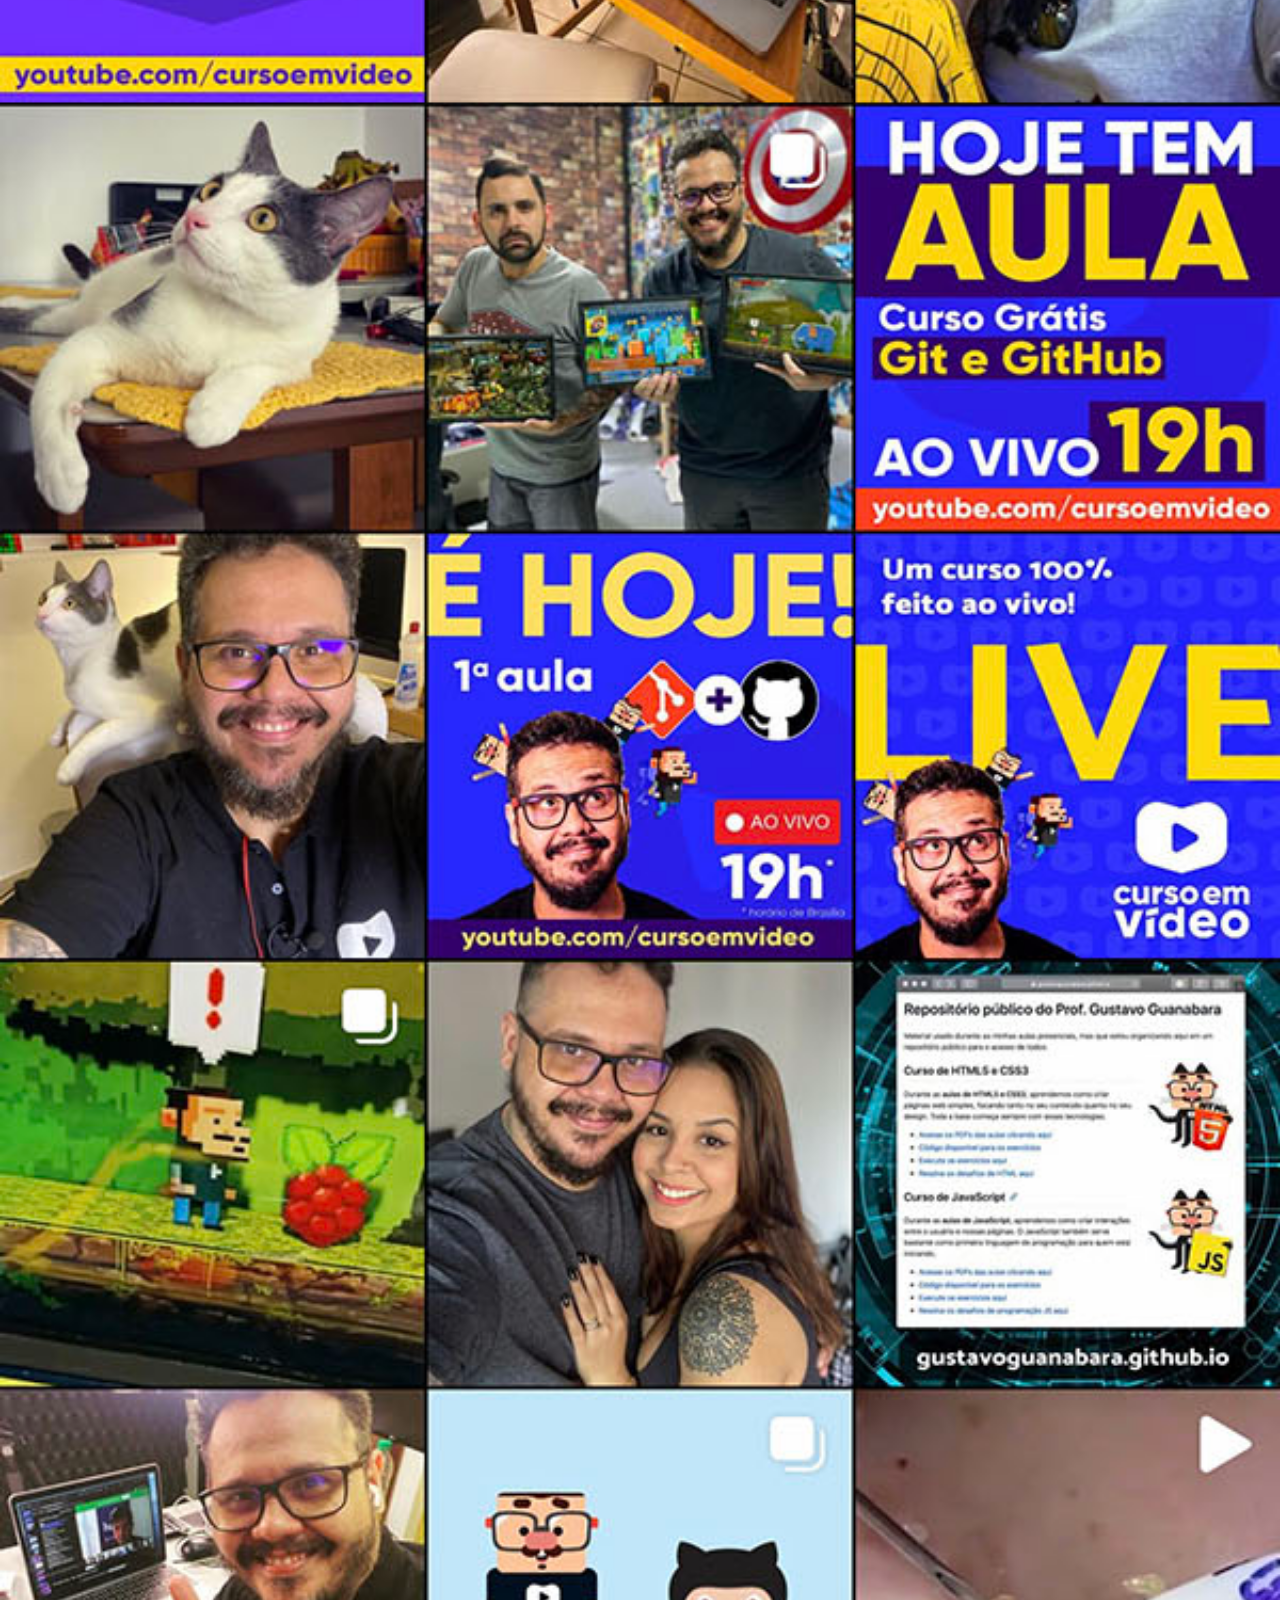
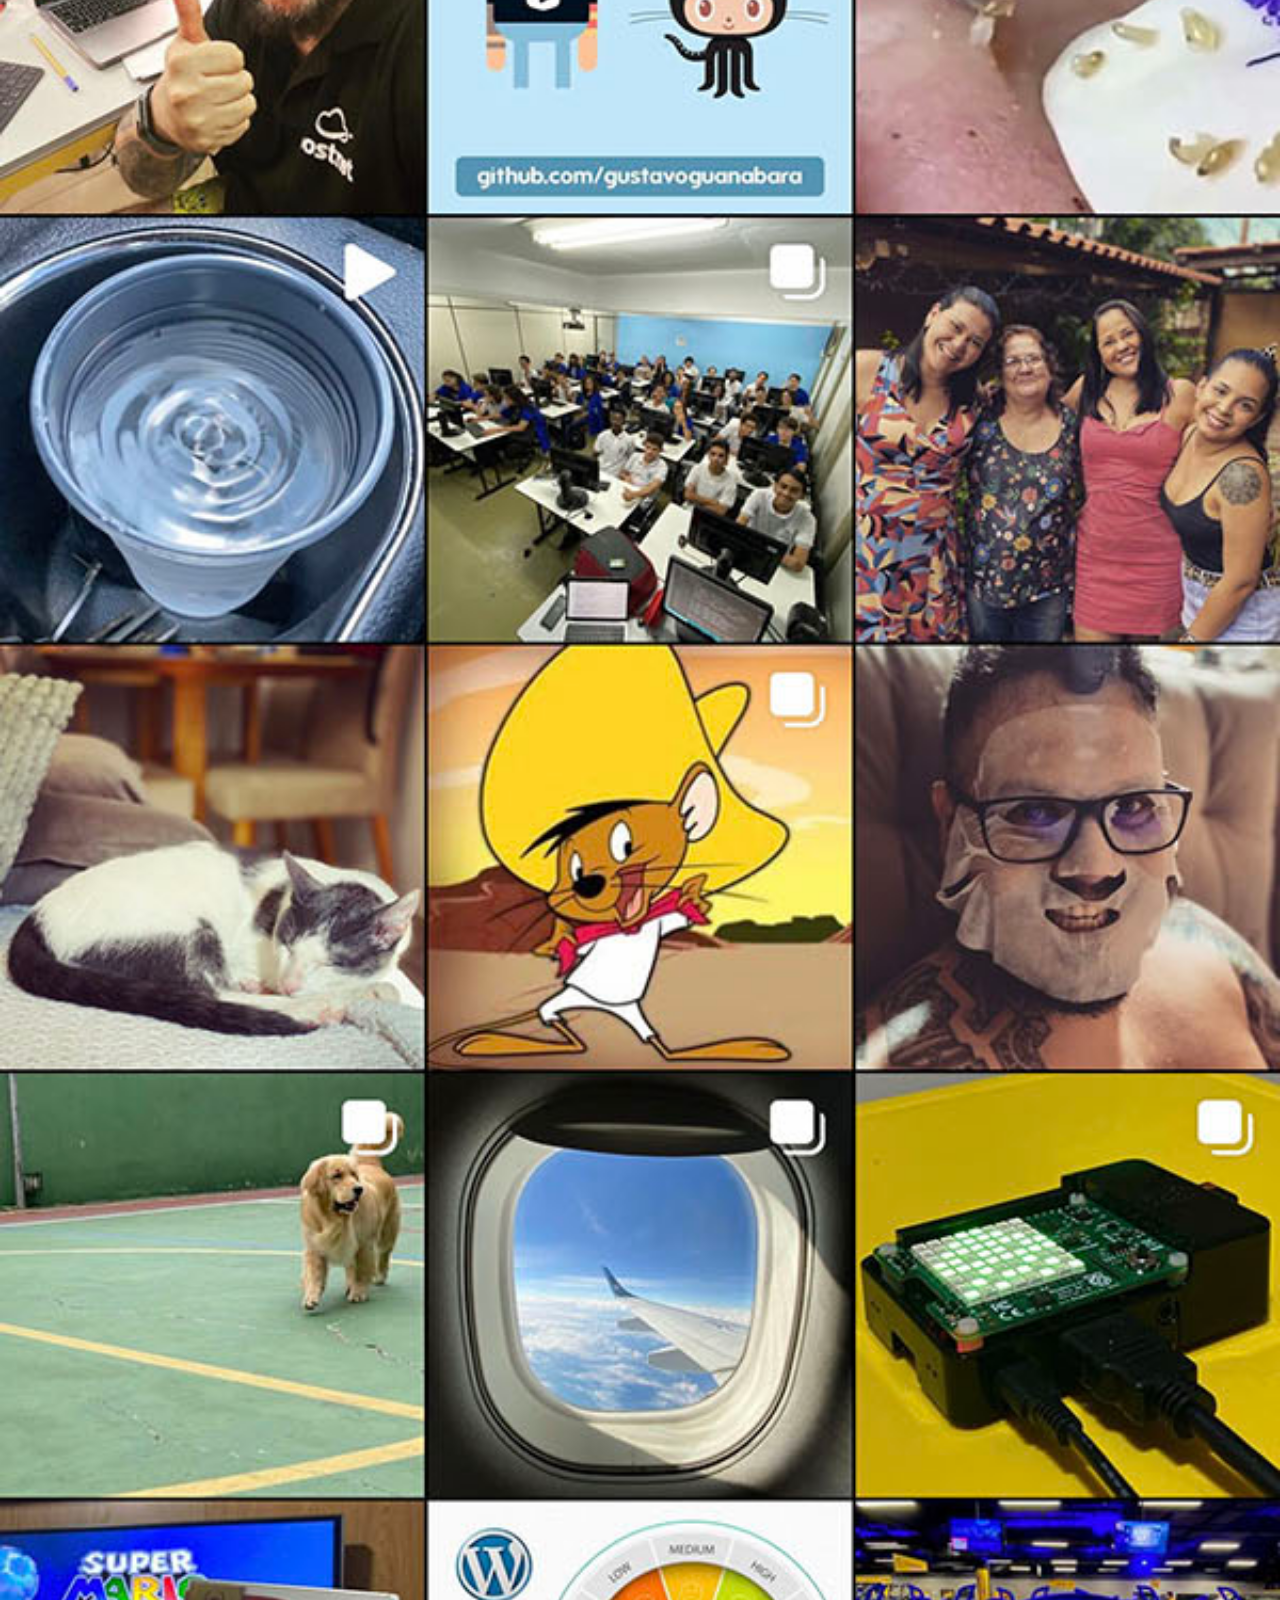
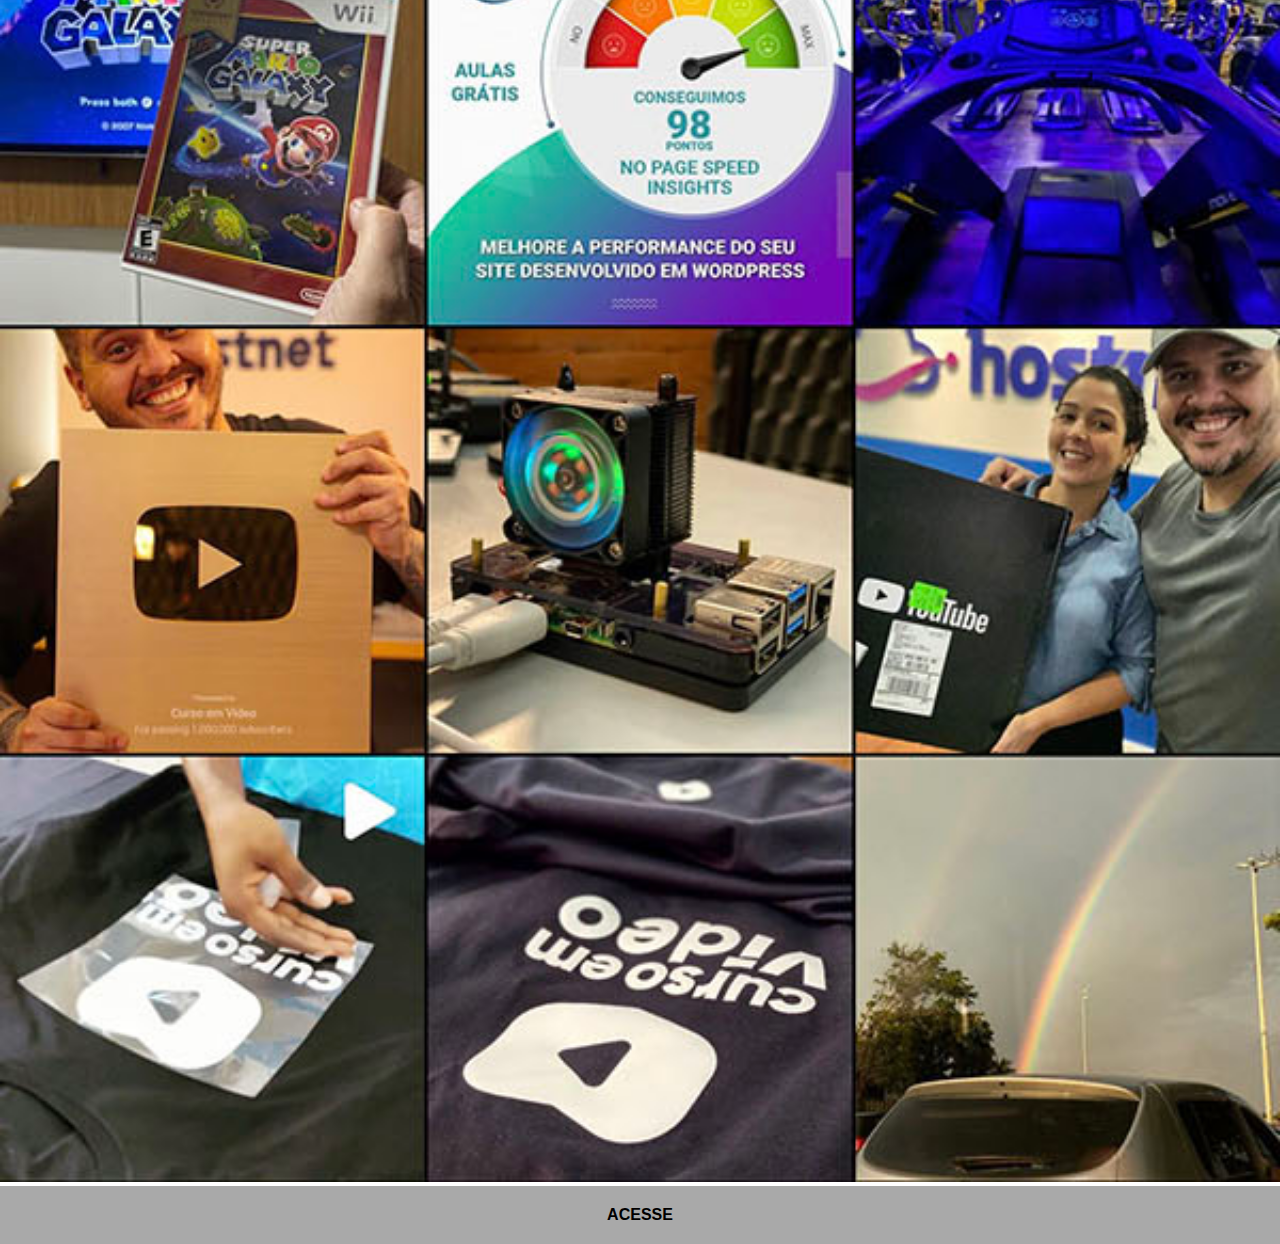
<file: paginas/instagram.html>
<!DOCTYPE html>
<html lang="pt-br">
<head>
    <meta charset="UTF-8">
    <meta name="viewport" content="width=device-width, initial-scale=1.0">
    <title>Instagram</title>
    <link rel="stylesheet" href="../estilo/social.css">
</head>

<body>
    <img src="../pacote-d013/imagens/tela-instagram.jpg" alt="tela-instagram">
    <a href="https://www.instagram.com/gustavoguanabara/" target="_blank">ACESSE</a>    
</body>
</html>
</file>
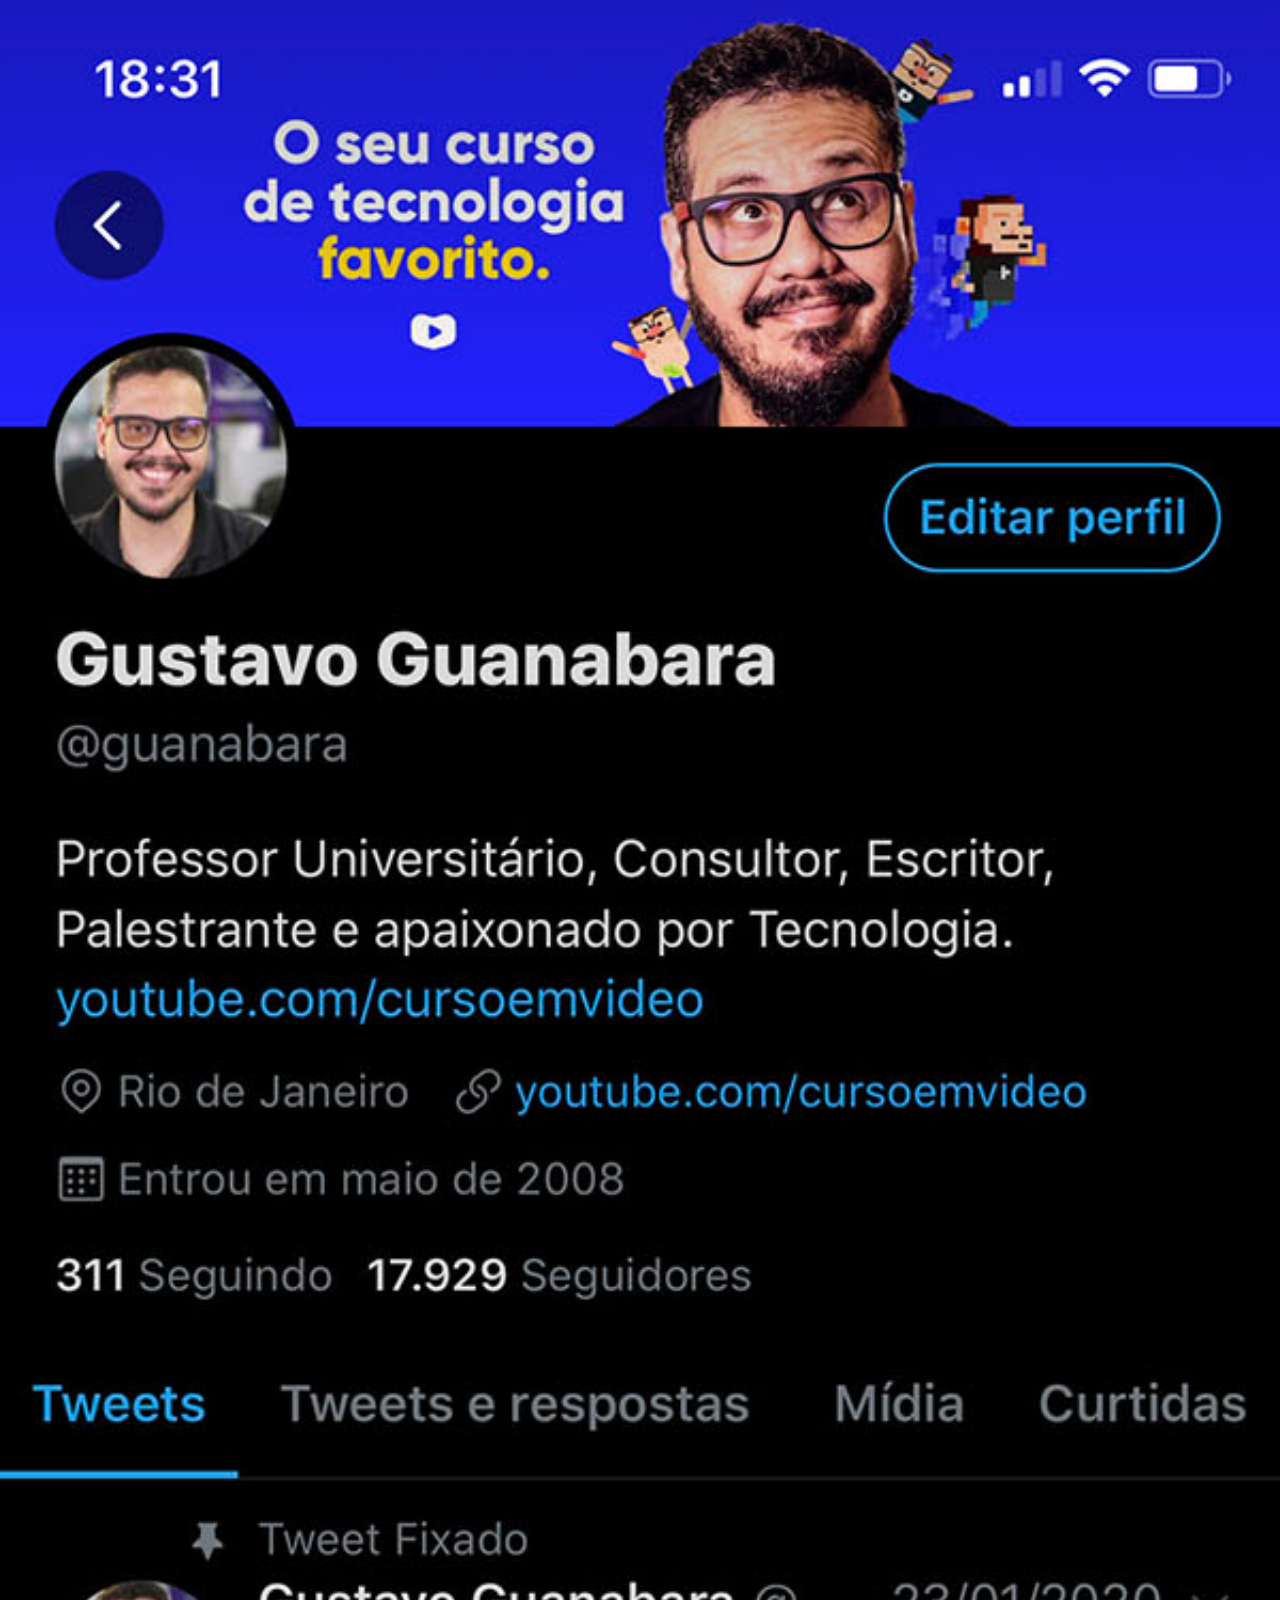
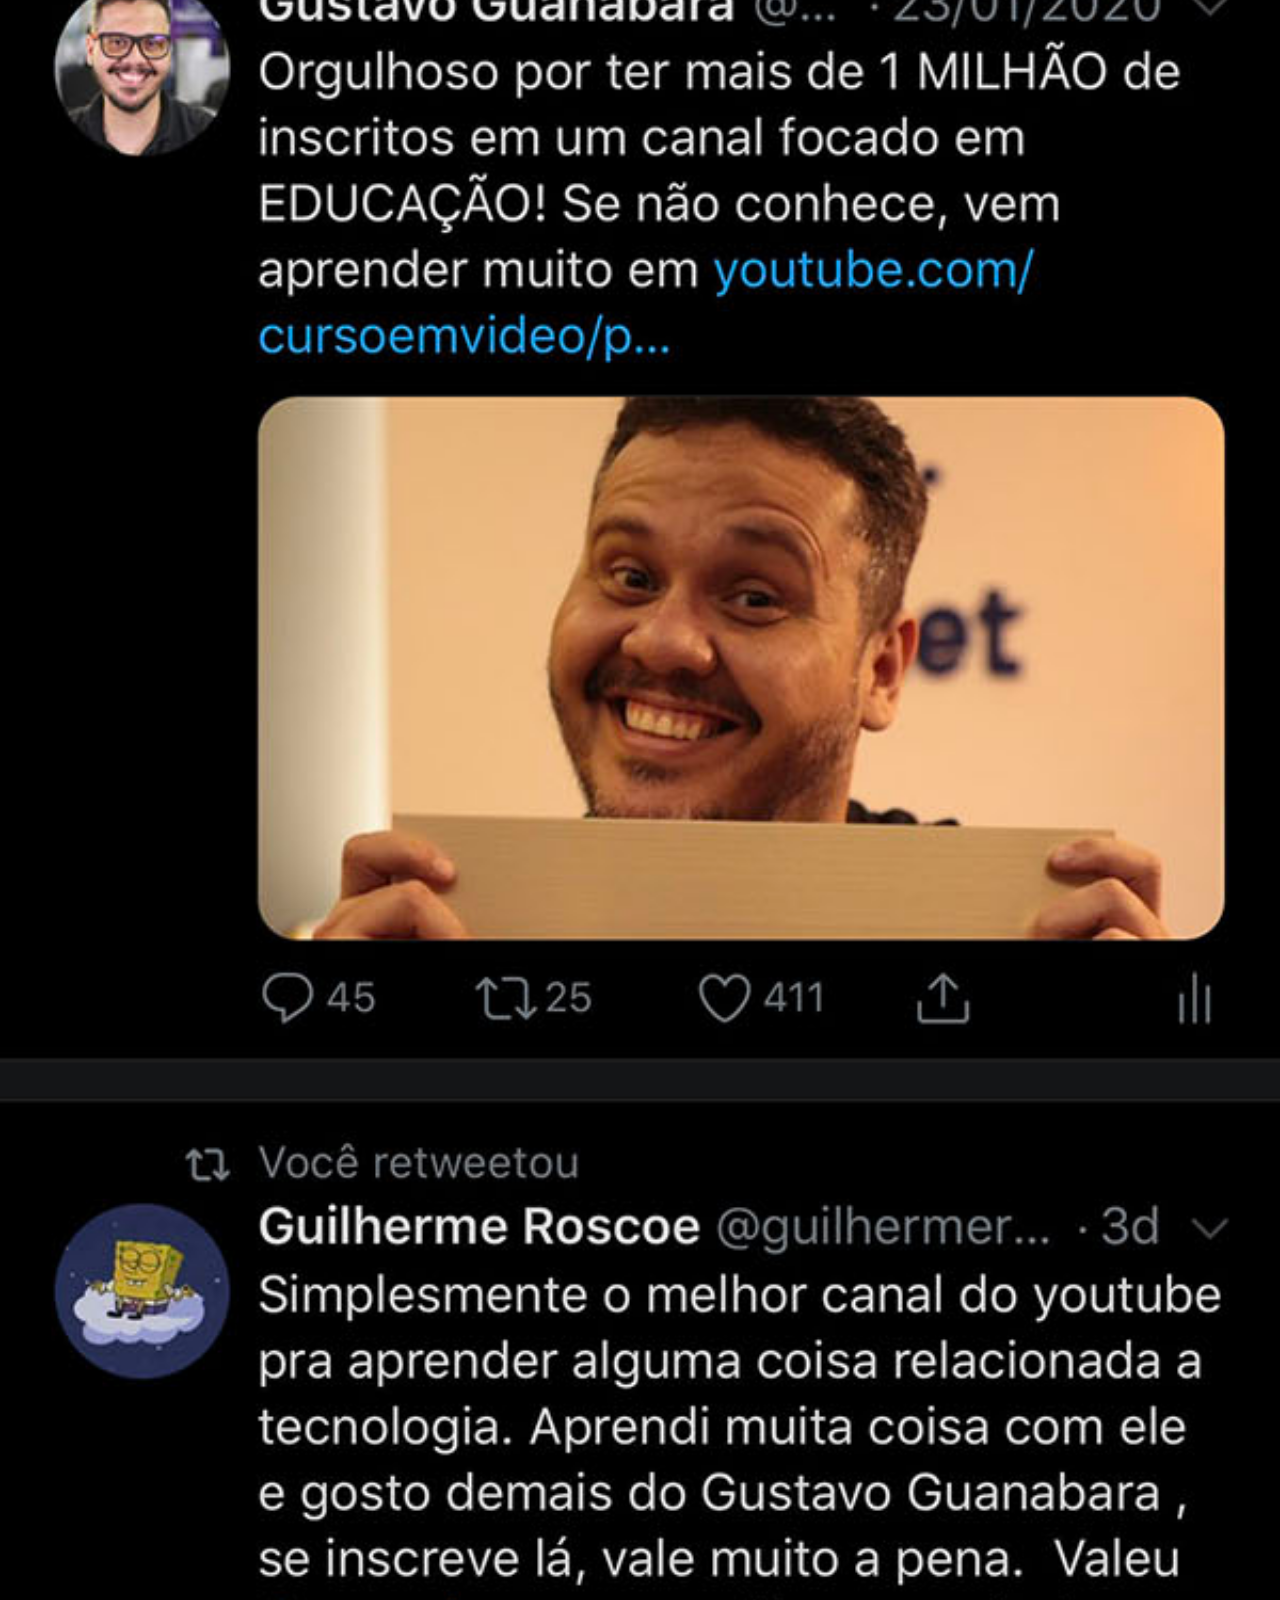
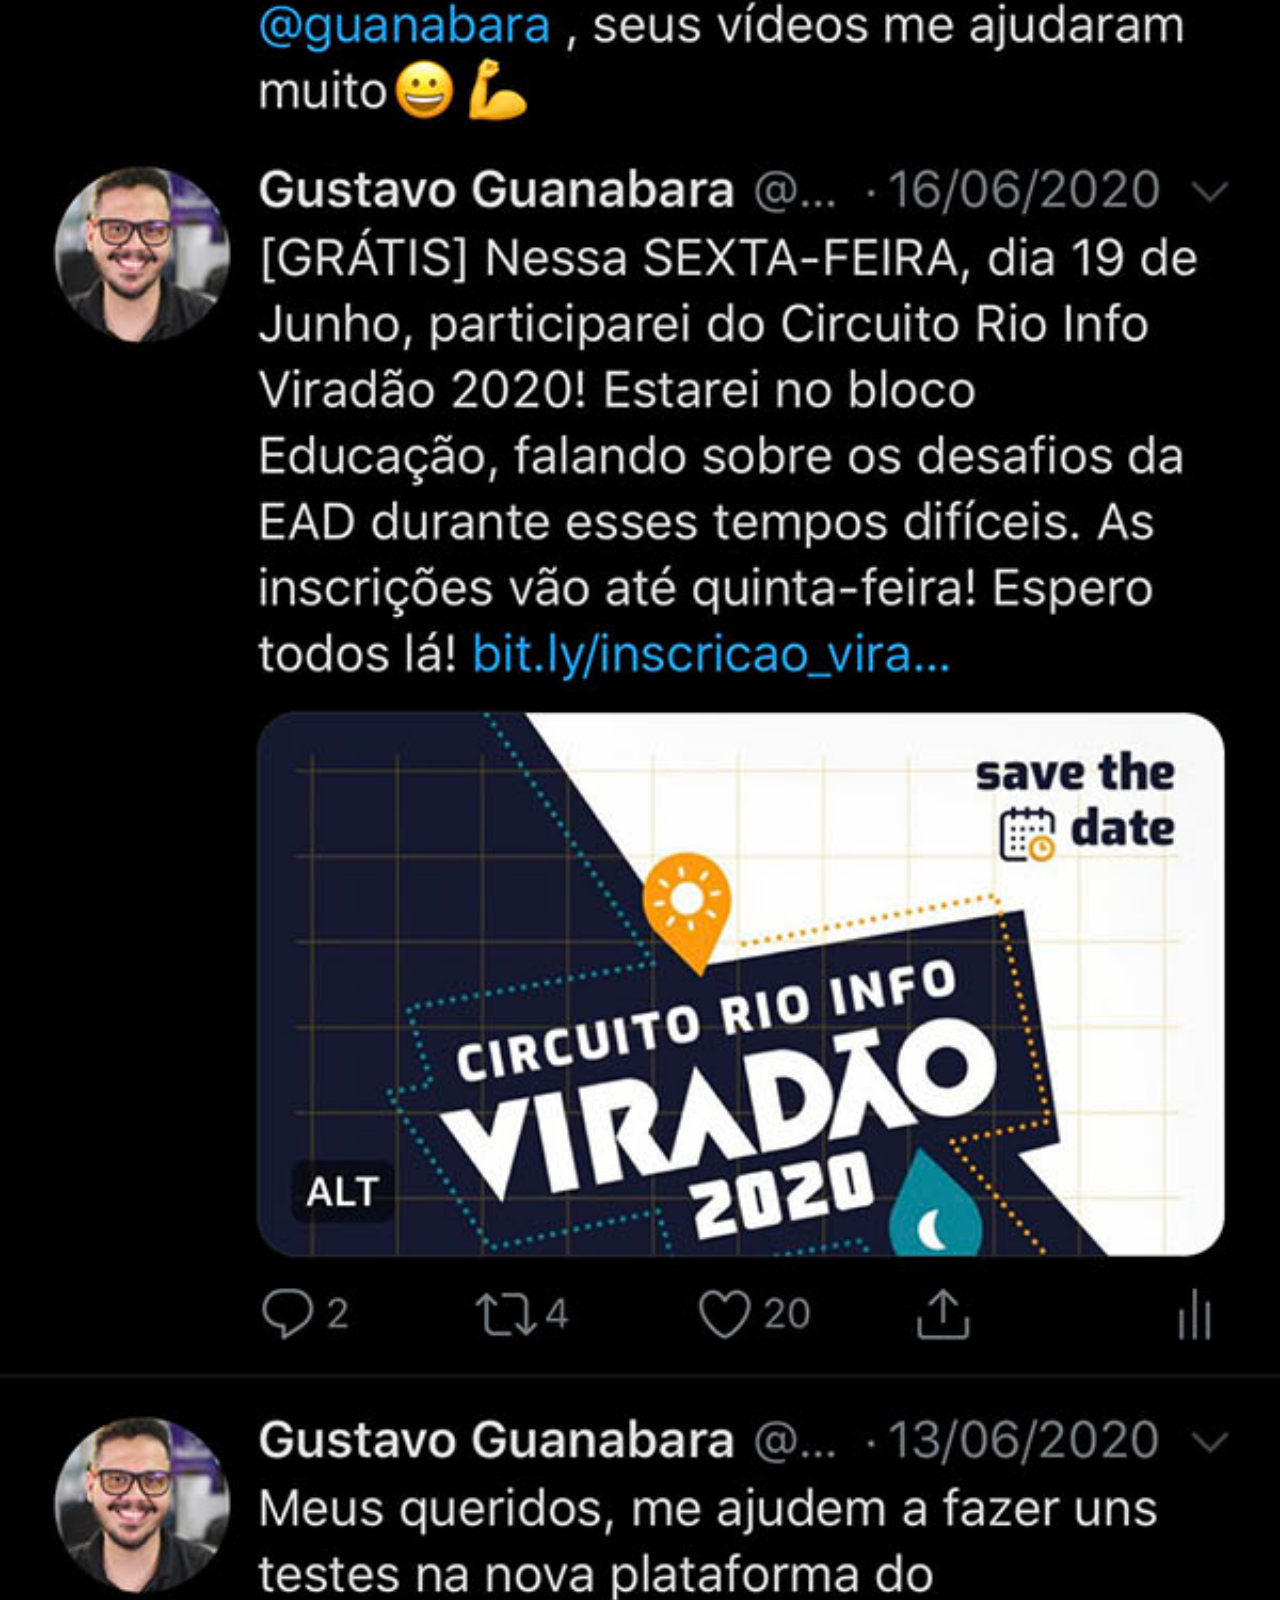
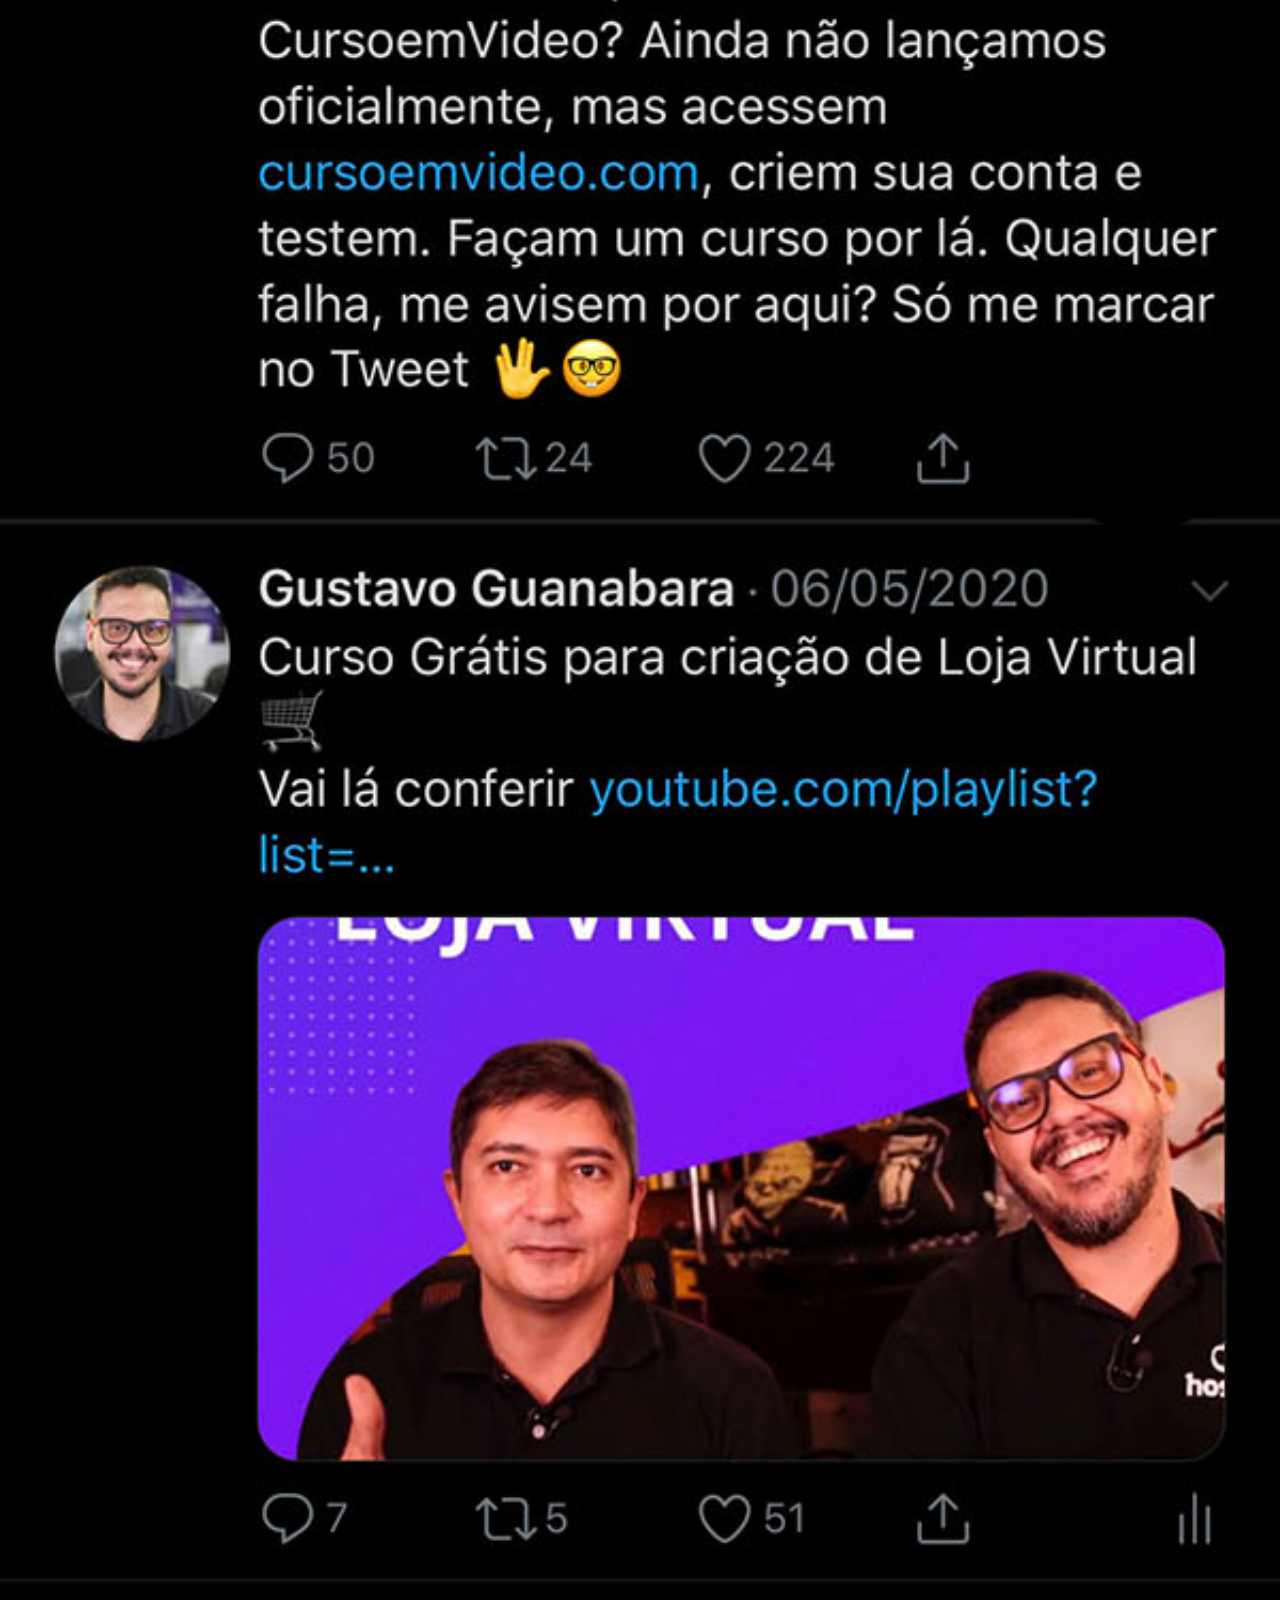
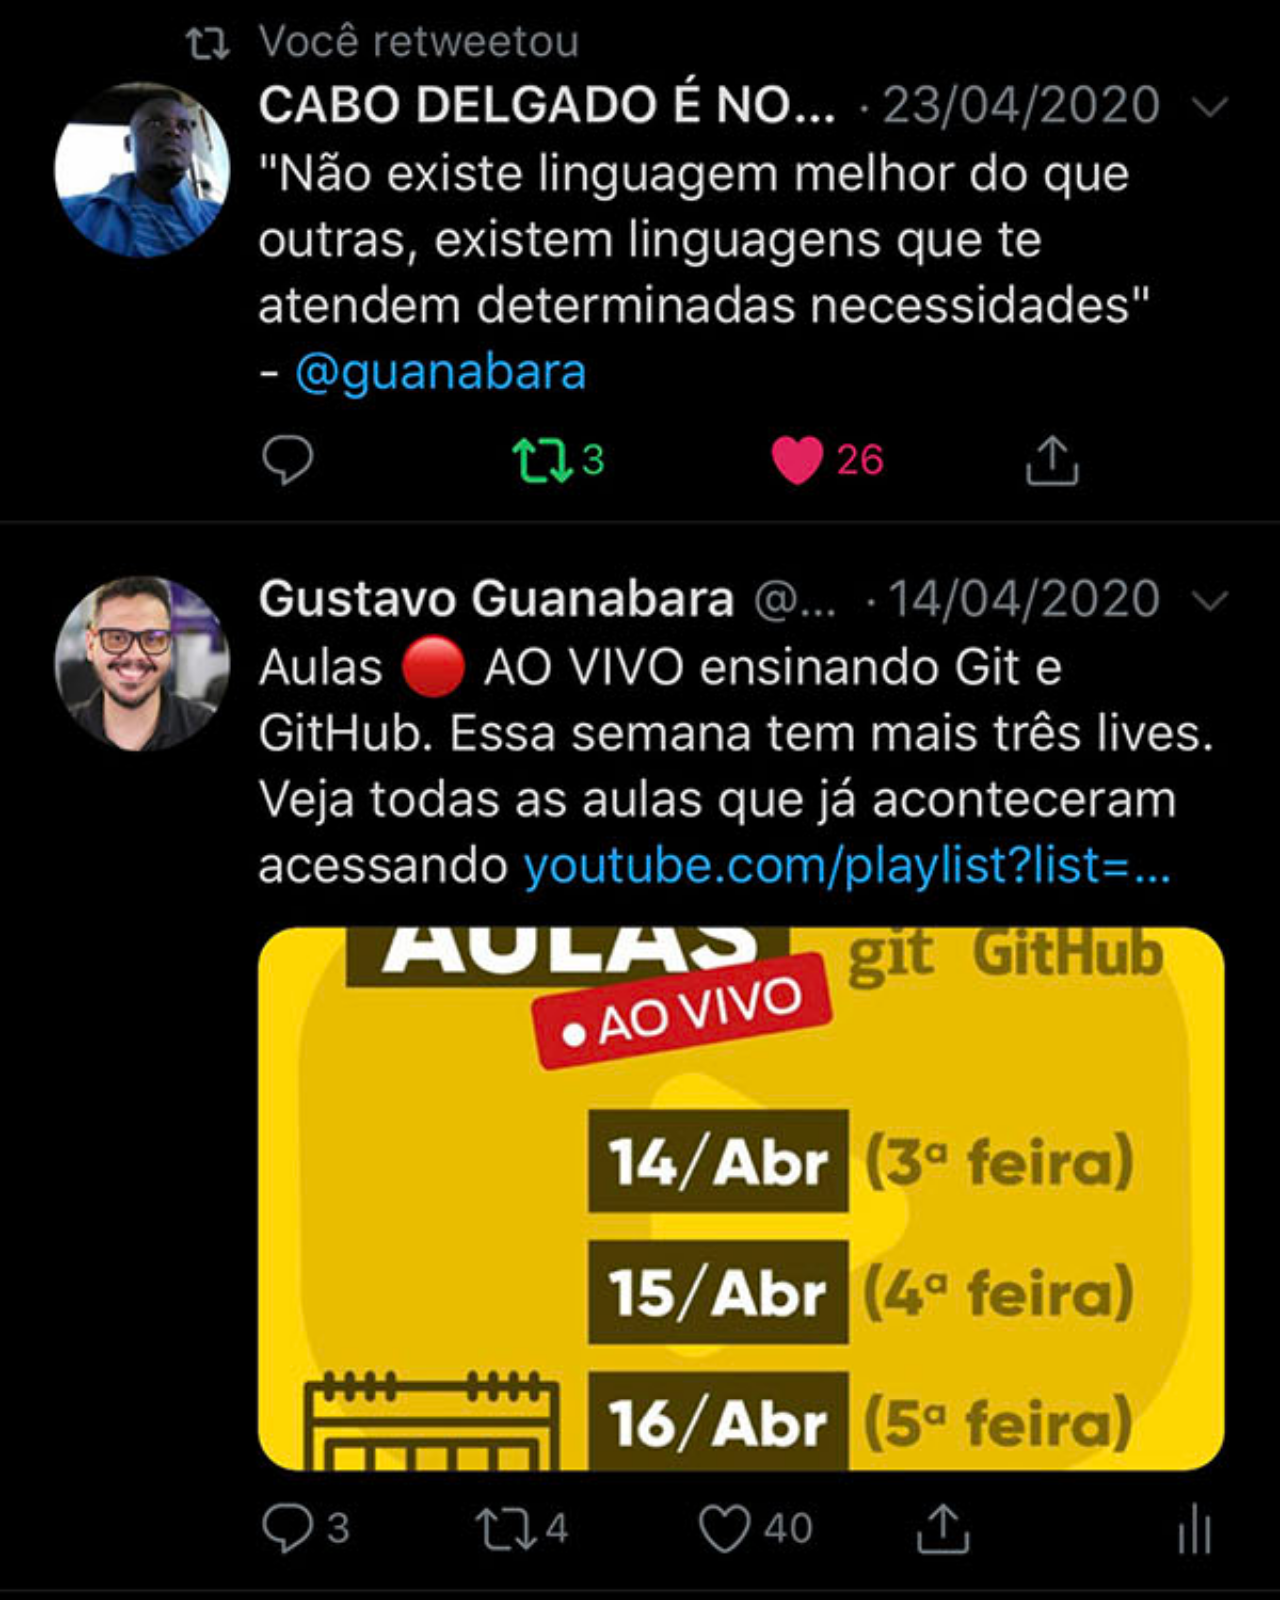
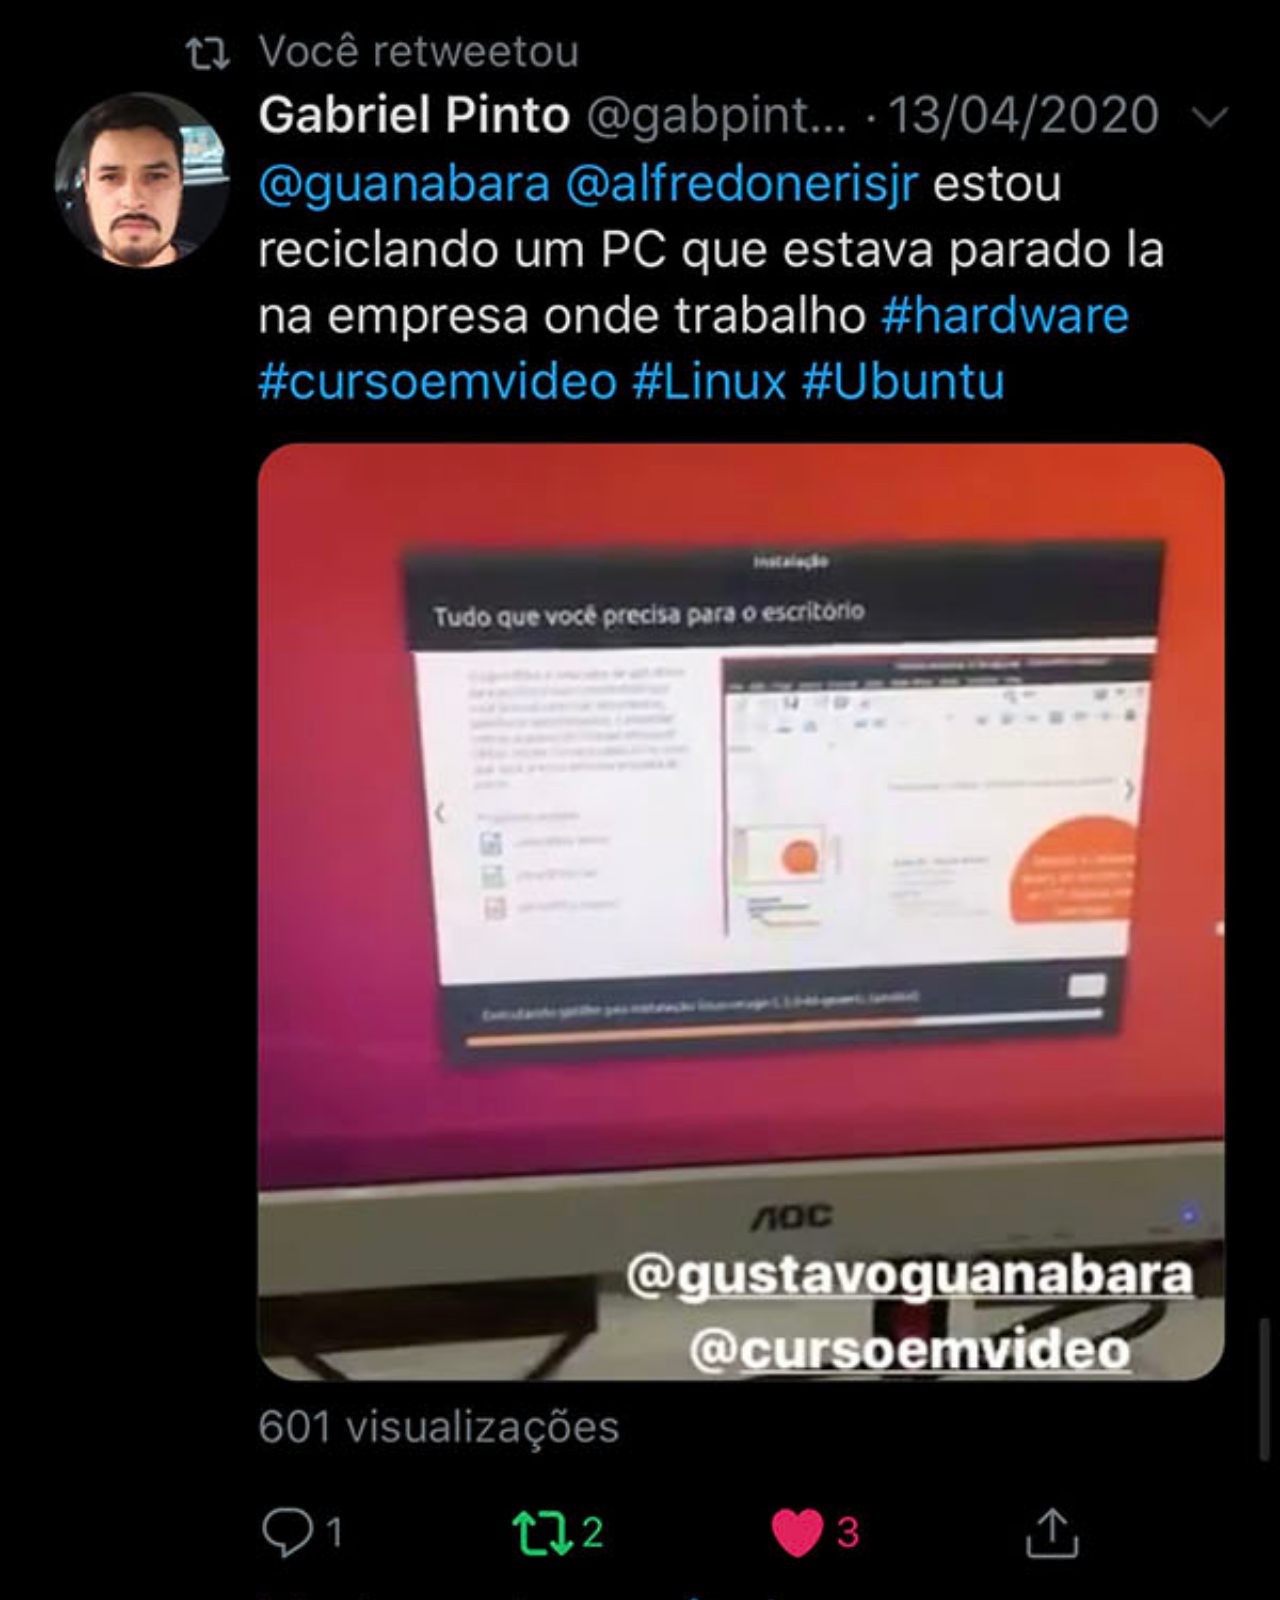
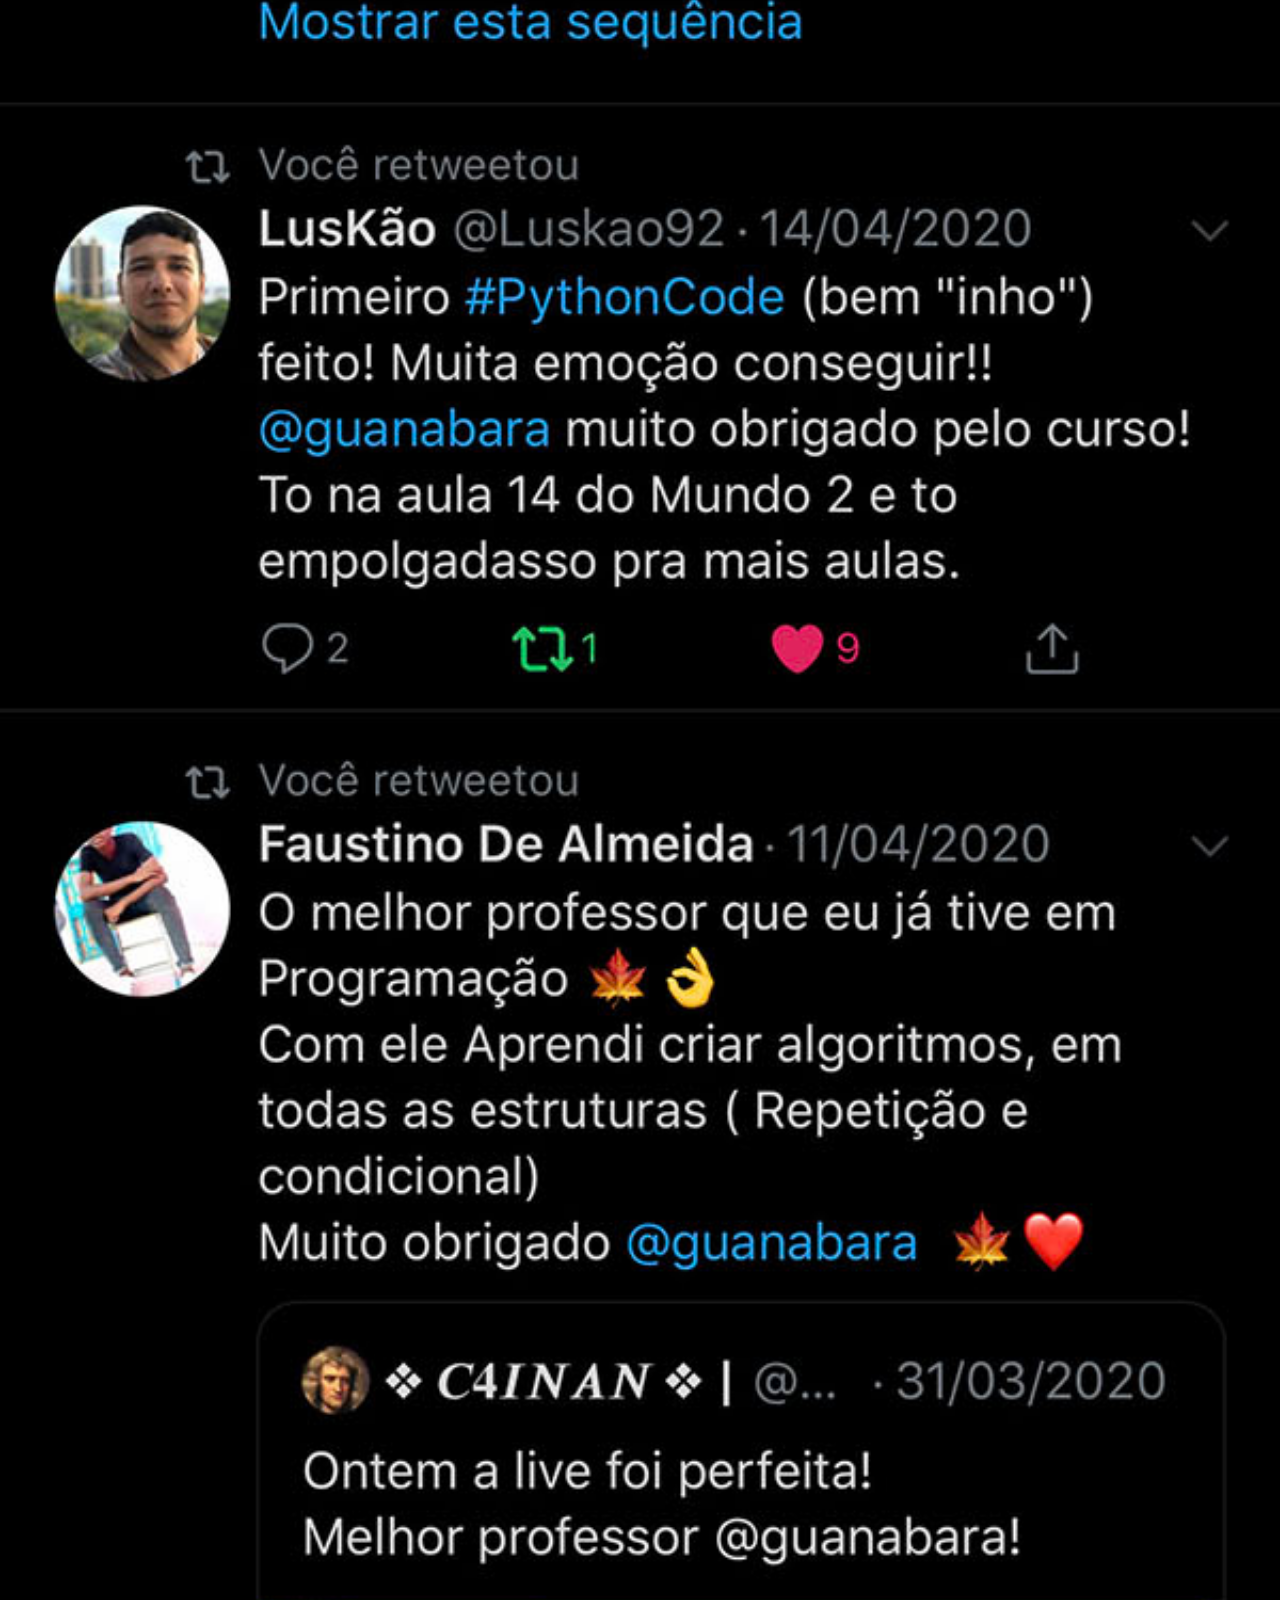
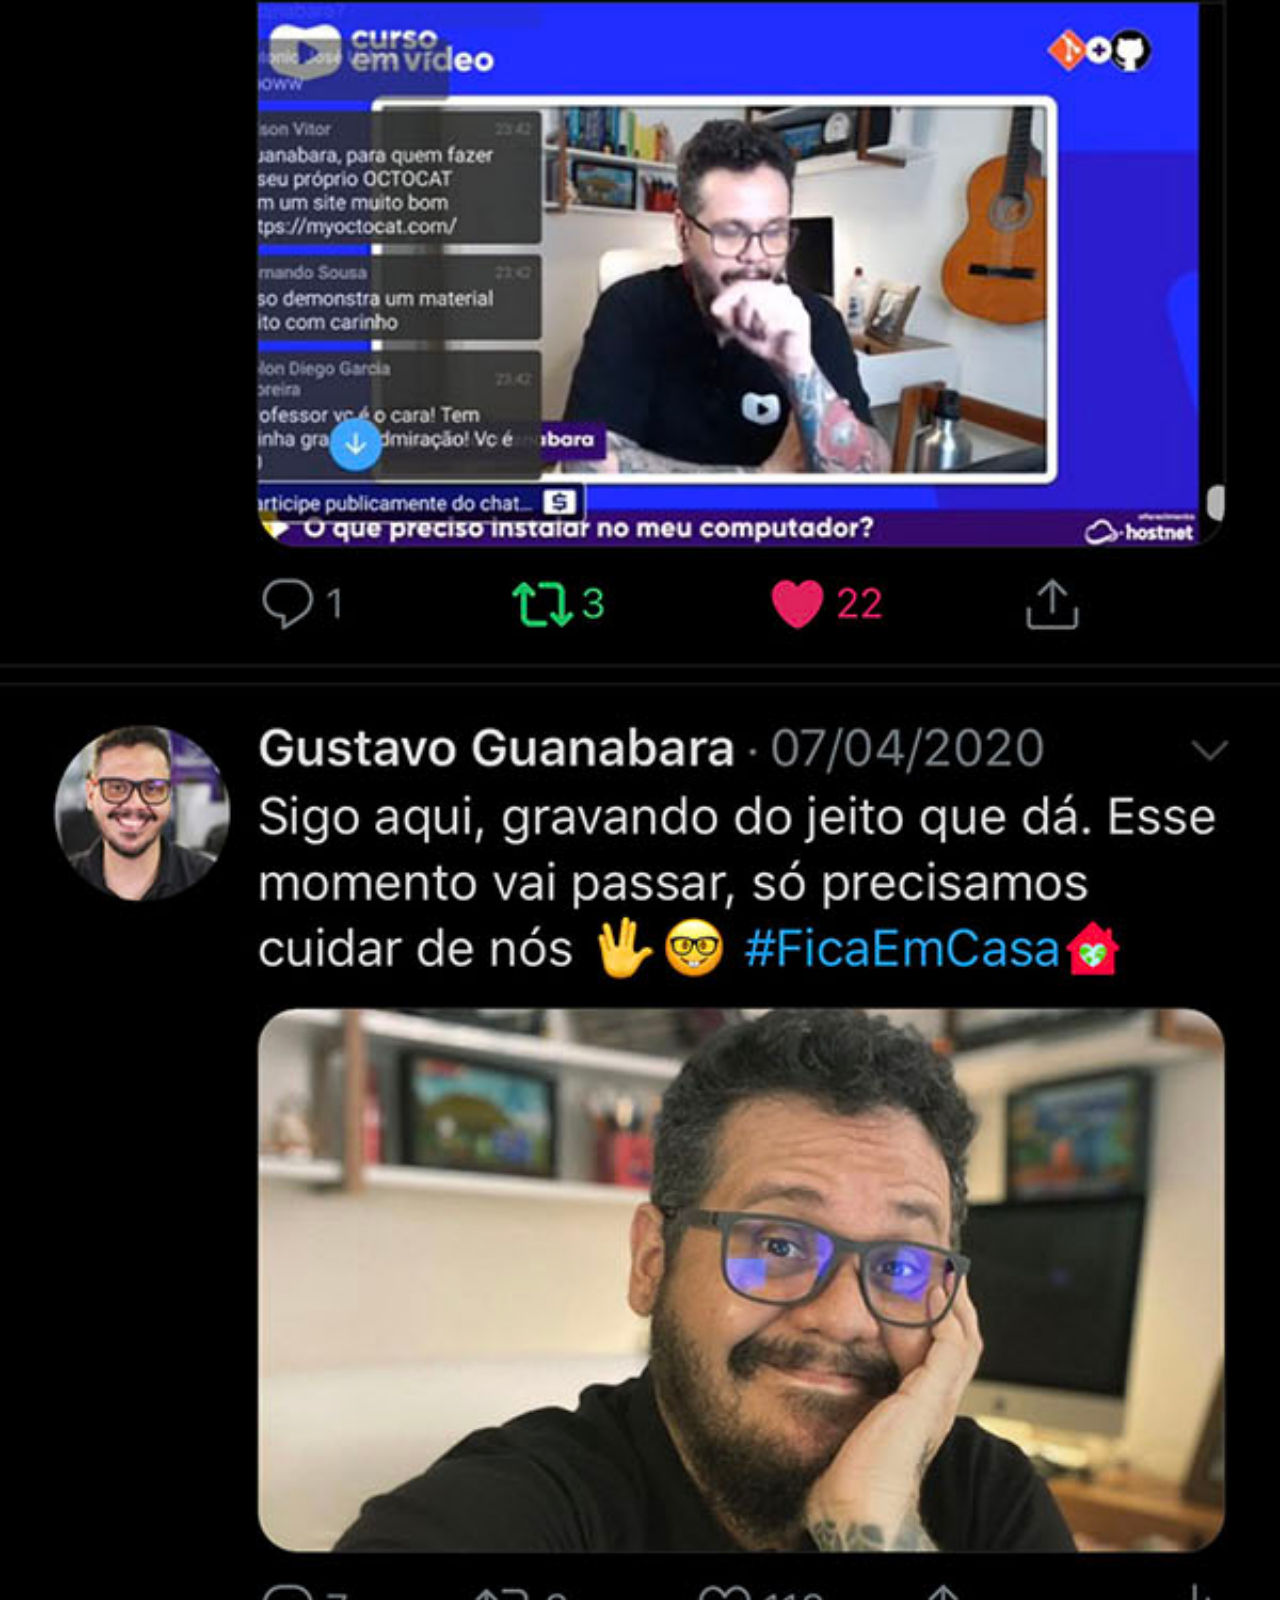
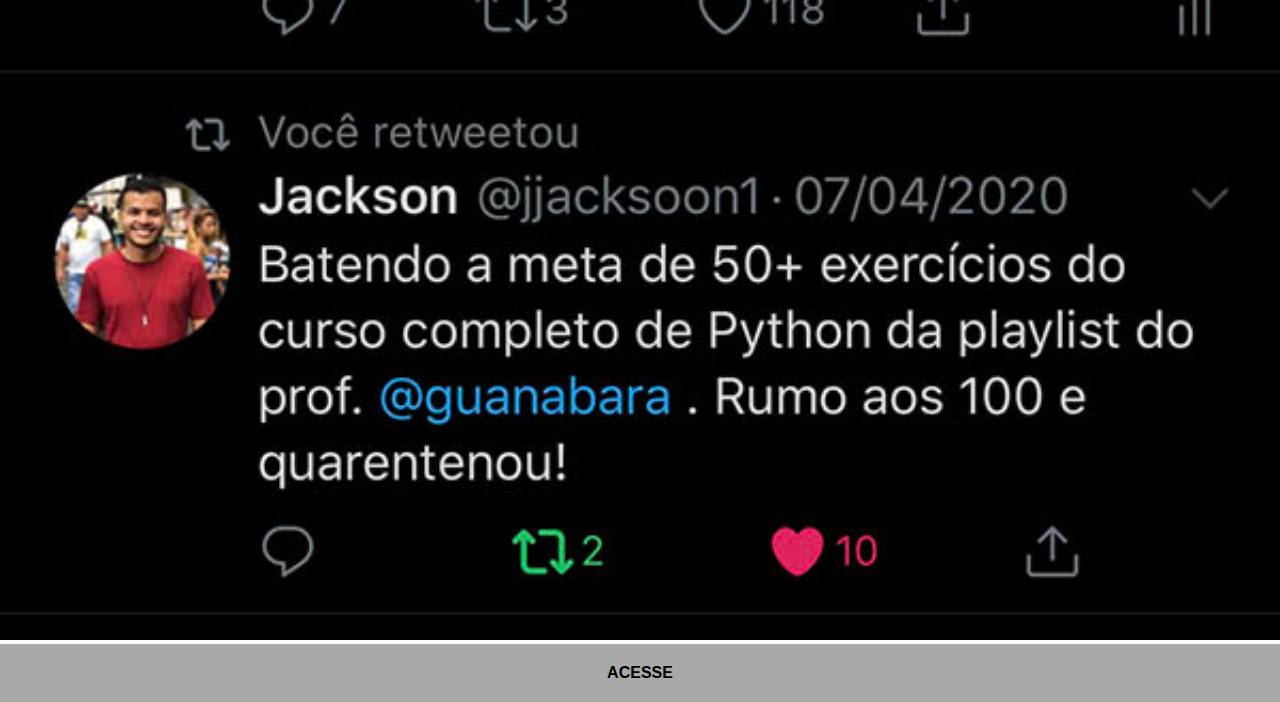
<file: paginas/twitter.html>
<!DOCTYPE html>
<html lang="pt-br">
<head>
    <meta charset="UTF-8">
    <meta name="viewport" content="width=device-width, initial-scale=1.0">
    <title>Twitter</title>
</head>

<style>
    *{
        margin: 0px;
        padding: 0px;
        font-family: Arial, Helvetica, sans-serif;
    }
    
    ::-webkit-scrollbar{
        width: 0px;
        height: 0px;
    }

    img{
        width: 100vw;
    }
    a{
        display: block;
        background-color: darkgray;
        color: black;
        font-weight: bolder;
        text-align: center;
        padding: 20px;
        text-decoration: none;
    }

    a:hover{
        background: darkred;
        color: white;
        transition: background 1s, color 1s;
    }
</style>

<body>
    <img src="../pacote-d013/imagens/tela-twitter.jpg" alt="tela-twitter">
    <a href="https://x.com/guanabara" target="_blank">ACESSE</a>    
</body>
</html>
</file>
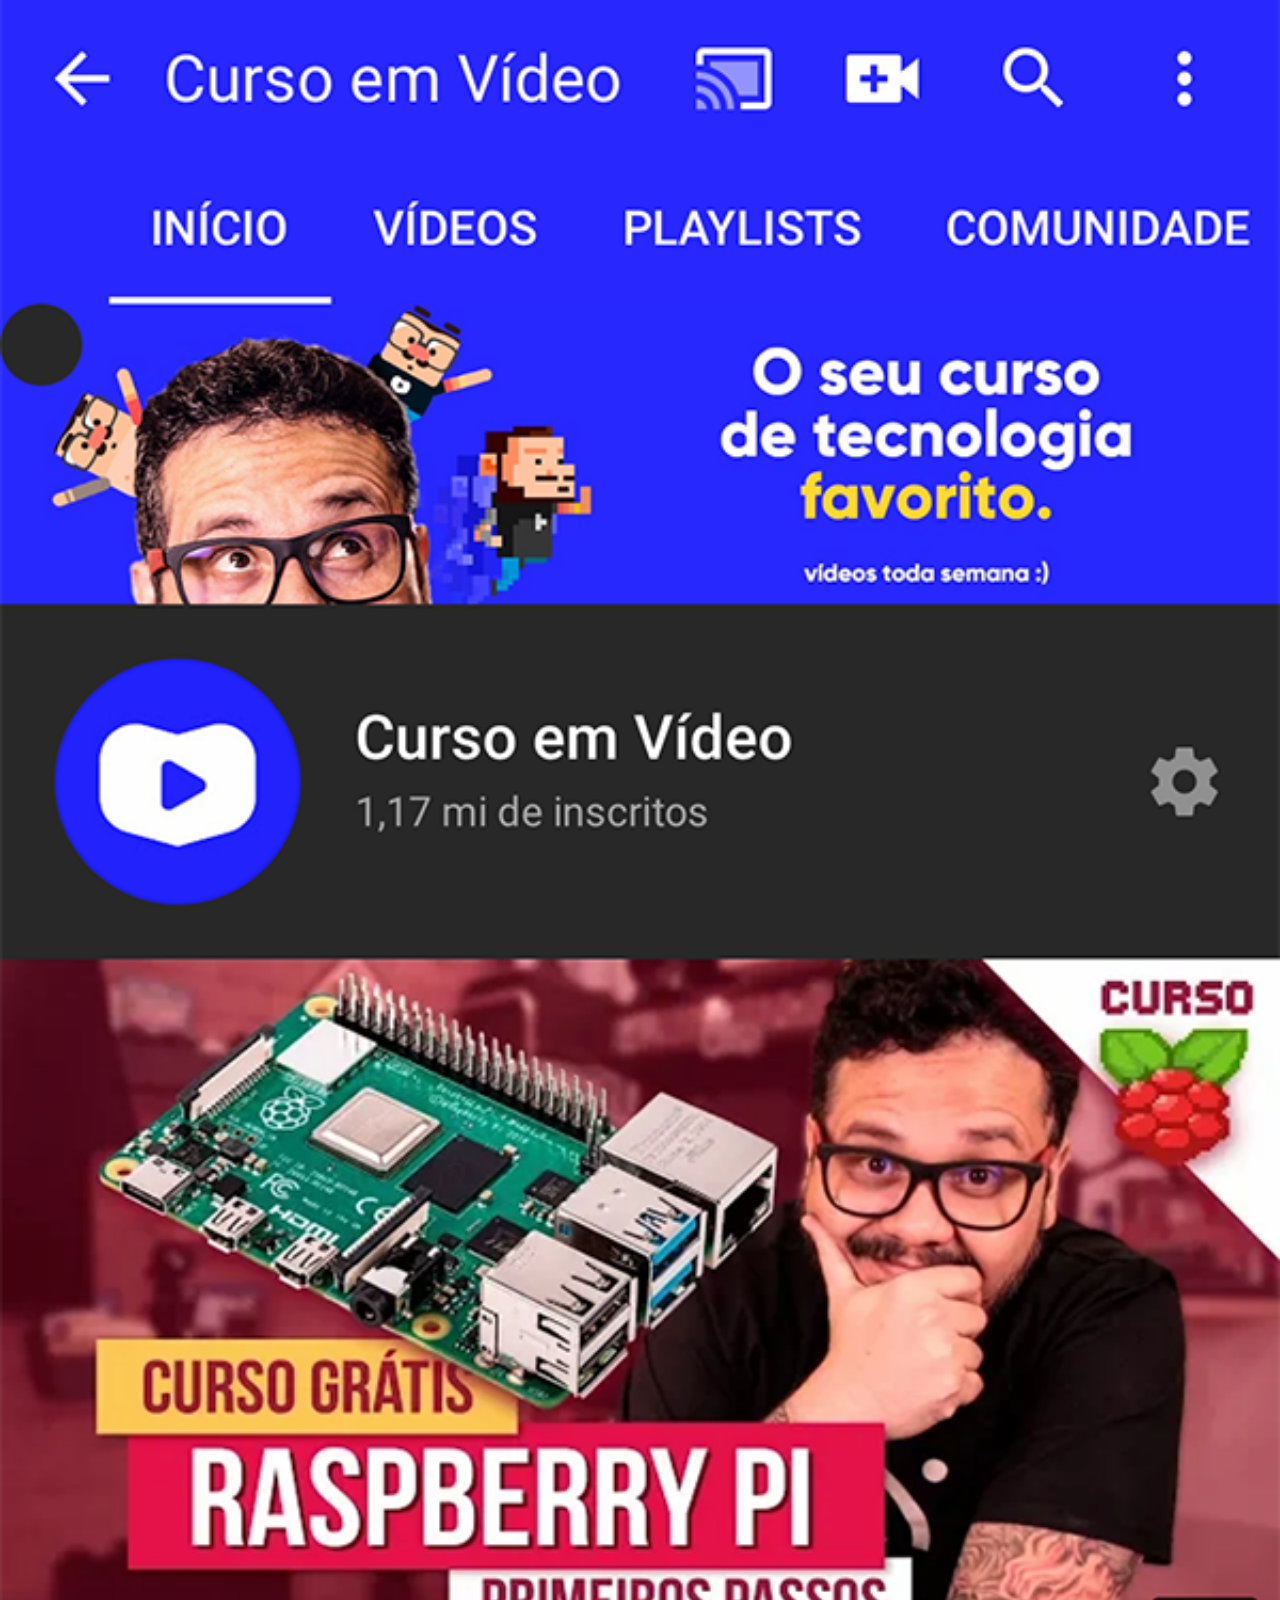
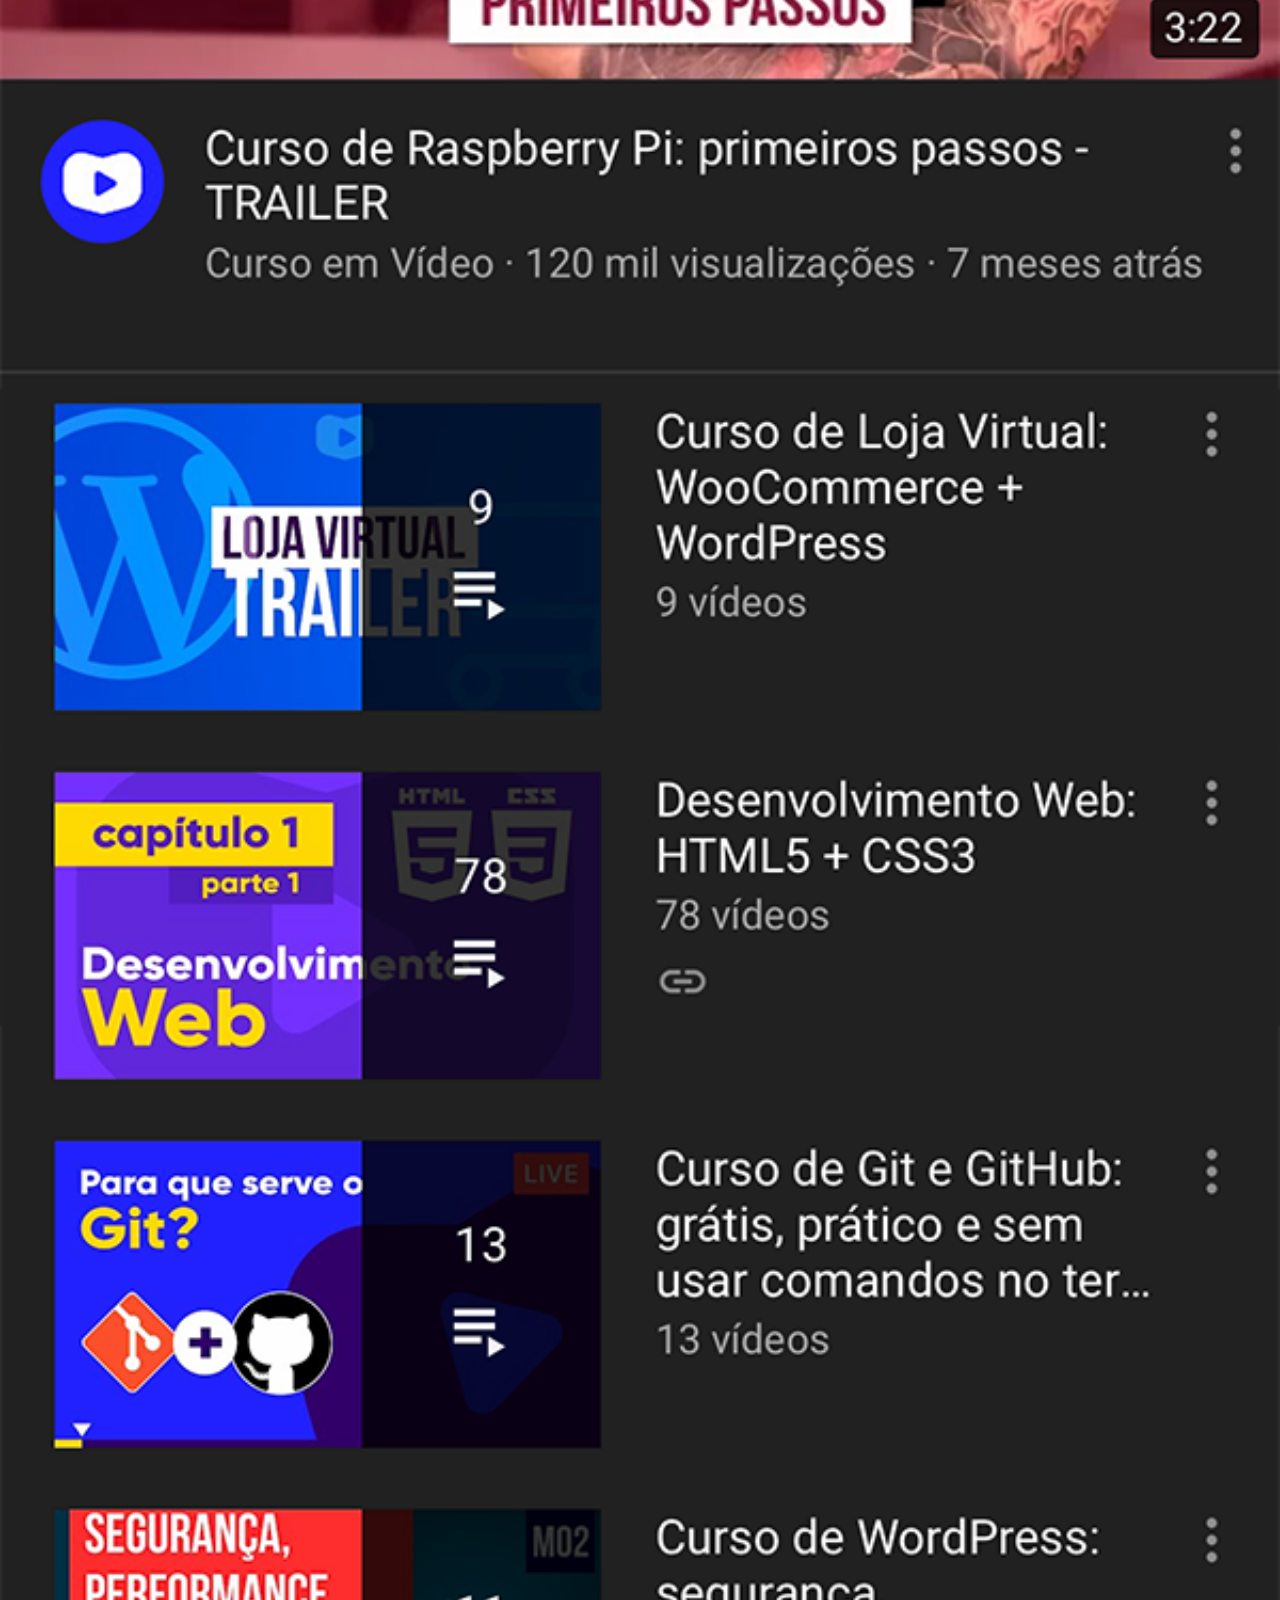
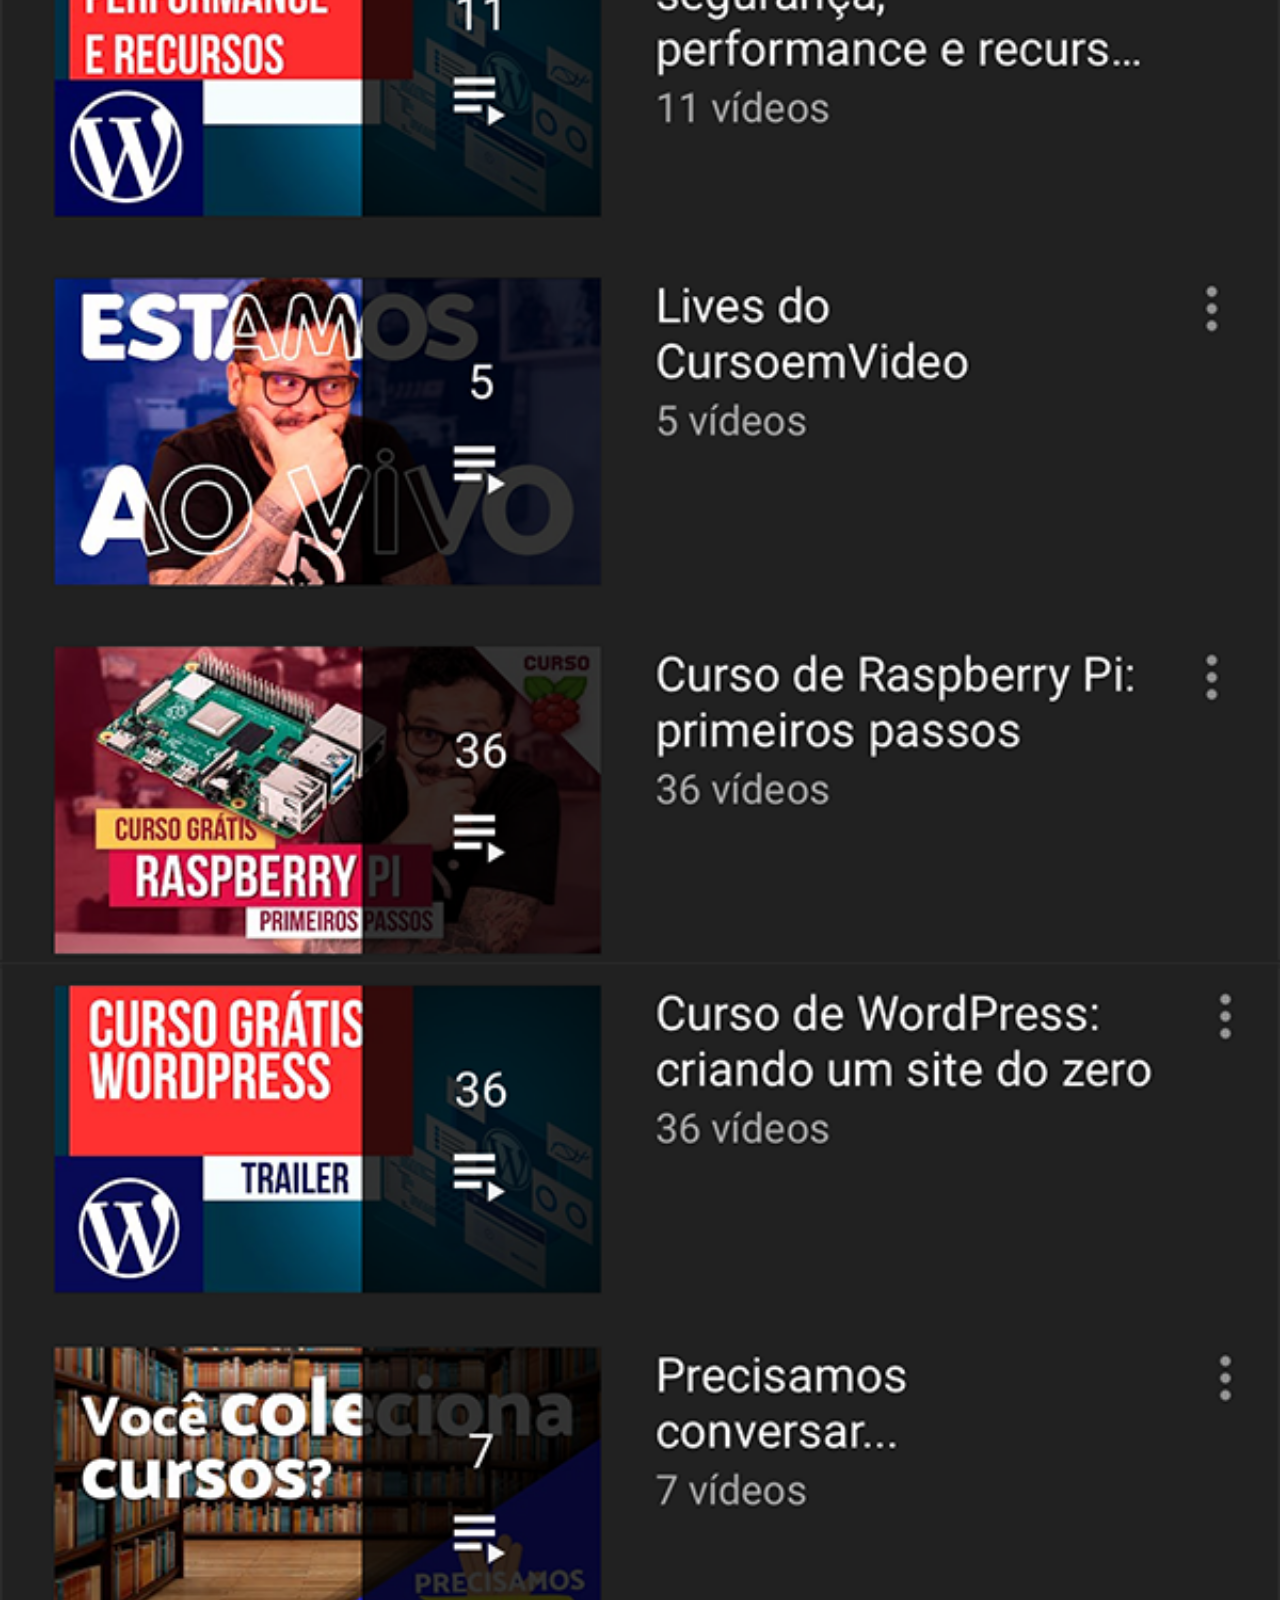
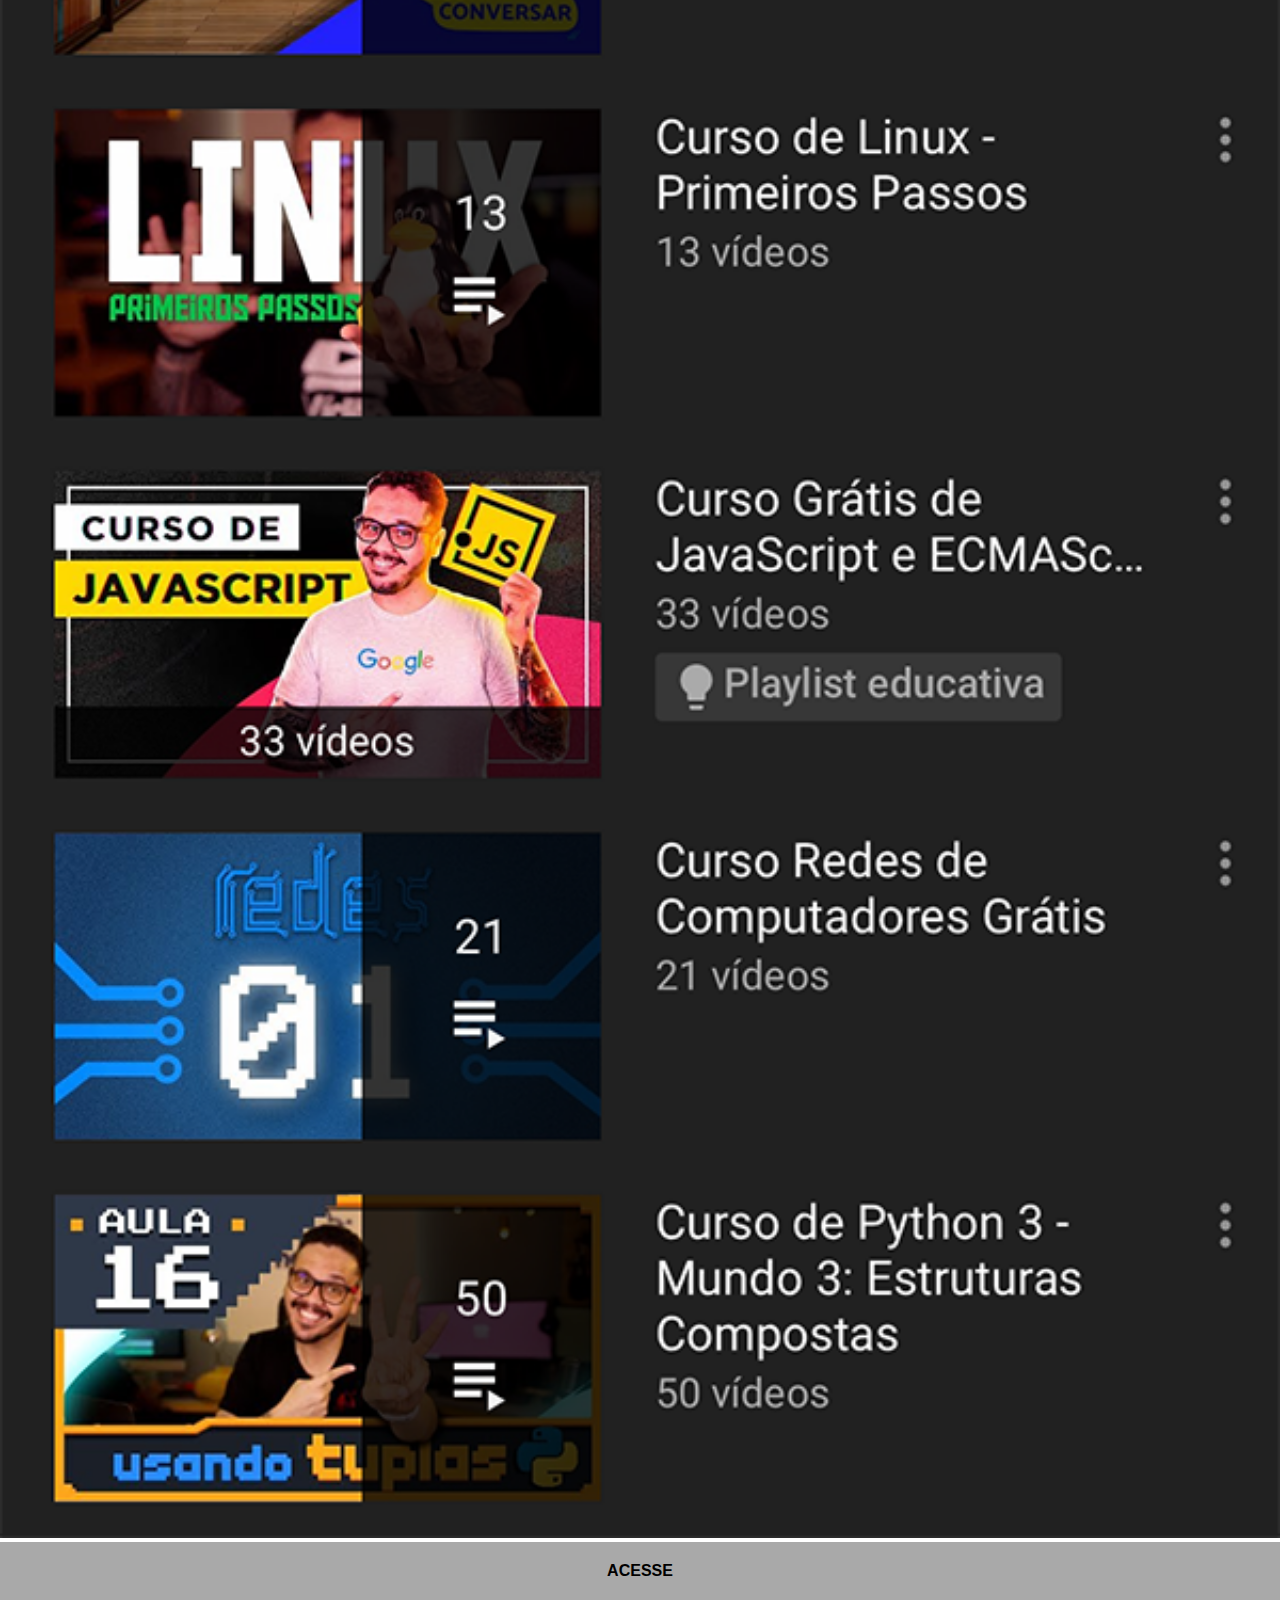
<file: paginas/youtube.html>
<!DOCTYPE html>
<html lang="pt-br">
<head>
    <meta charset="UTF-8">
    <meta name="viewport" content="width=device-width, initial-scale=1.0">
    <title>Youtube</title>
    <link rel="stylesheet" href="../estilo/social.css">
</head>

<body>
    <img src="../pacote-d013/imagens/tela-youtube.png" alt="tela-twitter">
    <a href="https://www.youtube.com/c/CursoemV%C3%ADdeo/playlists" target="_blank">ACESSE</a>    
</body>
</html>
</file>
<file: estilo/style.css>
@charset "UTF-8";
                
        *{
            margin: 0px;
            padding: 0px;
            font-family: Arial, Helvetica, sans-serif;
        }
        html,body{
            height: 100dvh;
            width: 100dvw;
        }

        body{
            background: url(../pacote-d013/imagens/fundo-madeira.jpg) no-repeat top center;
            background-size: cover;
            background-attachment: fixed;
        }
        
        main{
            position: relative;
            height: 100dvh;
            
        }

        section#telefone{
            position: absolute;
            top: 50%;
            left: 50%;
            transform: translate(-50%,-50%);

            width: 311px;
            height: 627px;
        
            background: url(../pacote-d013/imagens/frame-iphone.png) no-repeat;
        }

        iframe#tela{
            position: relative;
            top: 79px;
            left: 20px;
            width: 269.5px;
            height: 473px;
            
        }

        section#sociais{
            text-align: right;
        }

        section#sociais > img{
           width: 70px;
           border-radius: 50%;
           box-shadow: 2px 2px 5px rgba(0, 0, 0, 0.403);
           margin: 20px;
           box-sizing: border-box;
        }

        section#sociais > img:hover{
            border: 3px solid rgba(255, 255, 255, 0.49);
            cursor: pointer;  
            transform: translate(-5px,5px);
            box-shadow: 7px 7px 10px rgba(0, 0, 0, 0.403);
            transition: transform .5s, border 1s;
        }
</file>
<file: estilo/social.css>
@charset "UTF-8";

    *{
        margin: 0px;
        padding: 0px;
        font-family: Arial, Helvetica, sans-serif;
    }
    
    ::-webkit-scrollbar{
        width: 0px;
        height: 0px;
    }

    img{
        width: 100vw;
    }
    a{
        display: block;
        background-color: darkgray;
        color: black;
        font-weight: bolder;
        text-align: center;
        padding: 20px;
        text-decoration: none;
    }

    a:hover{
        background: darkred;
        color: white;
        transition: background 1s, color 1s;
    }
</file>
